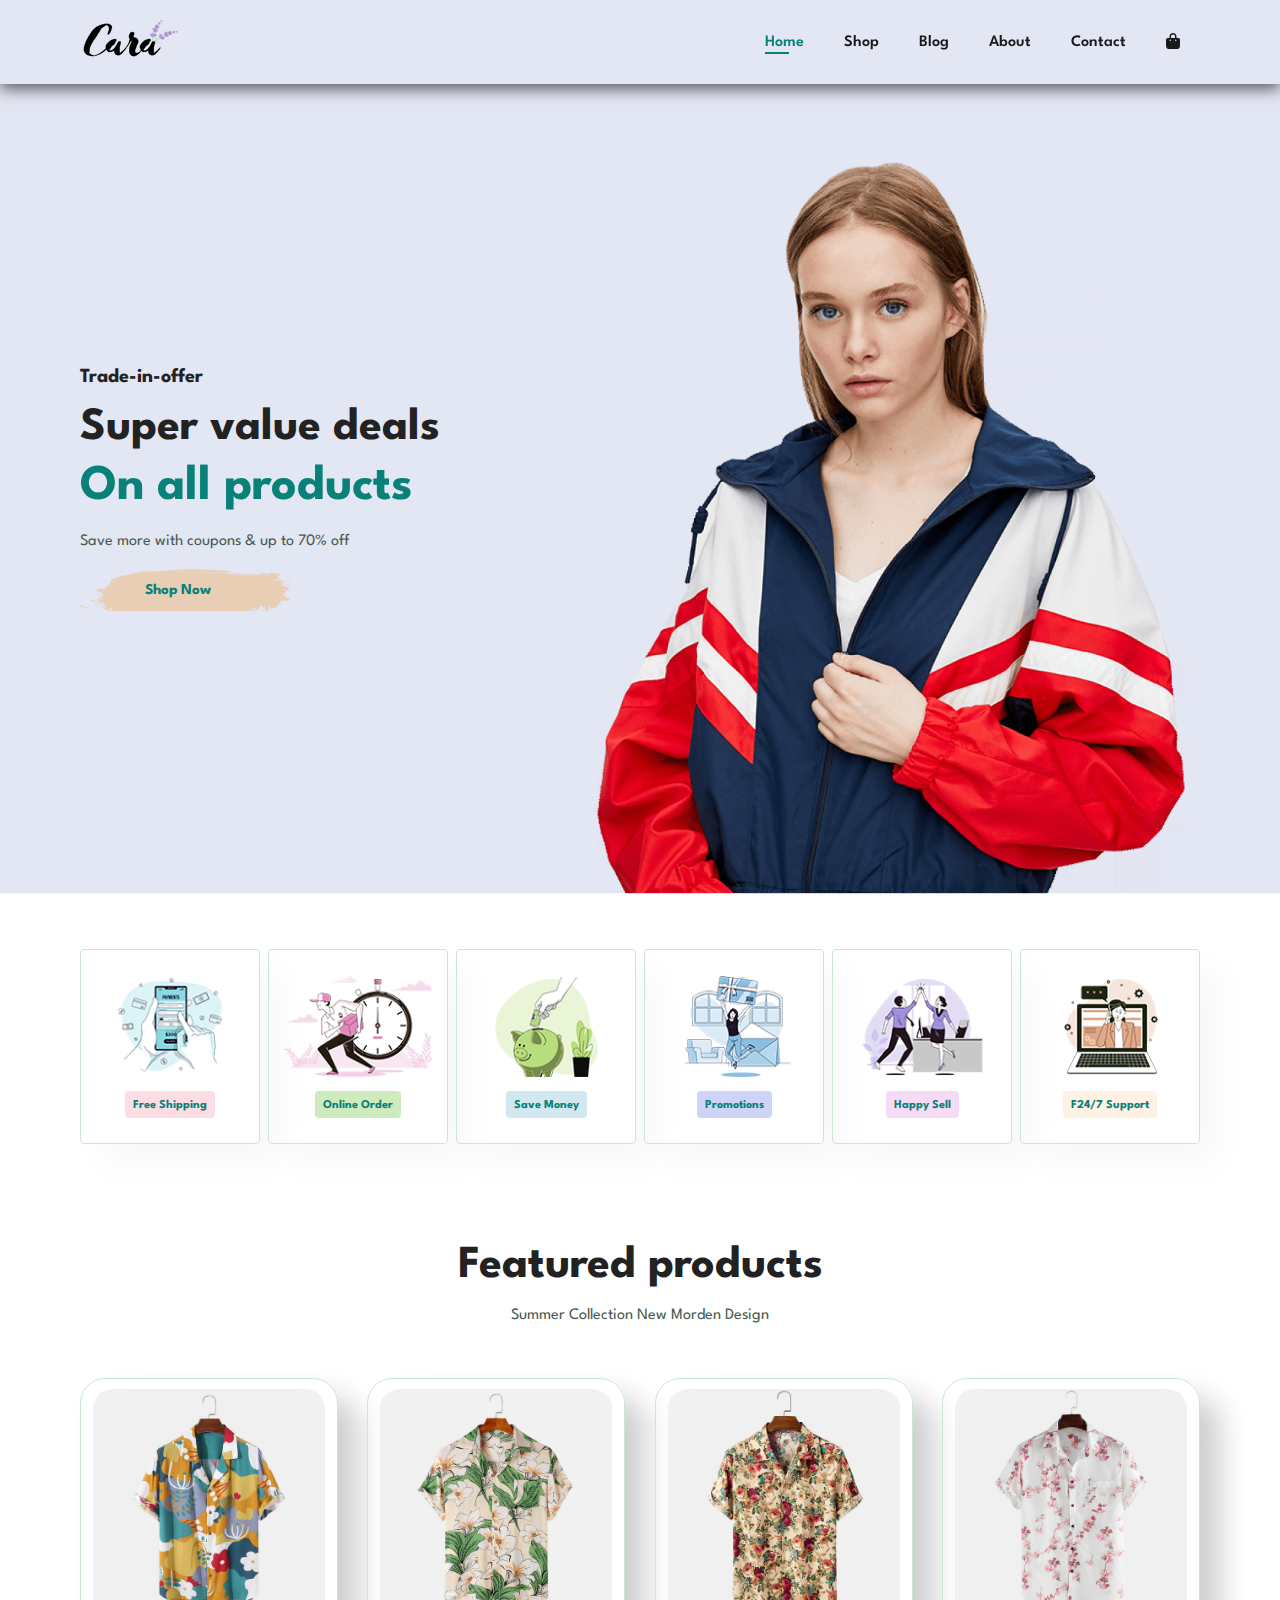
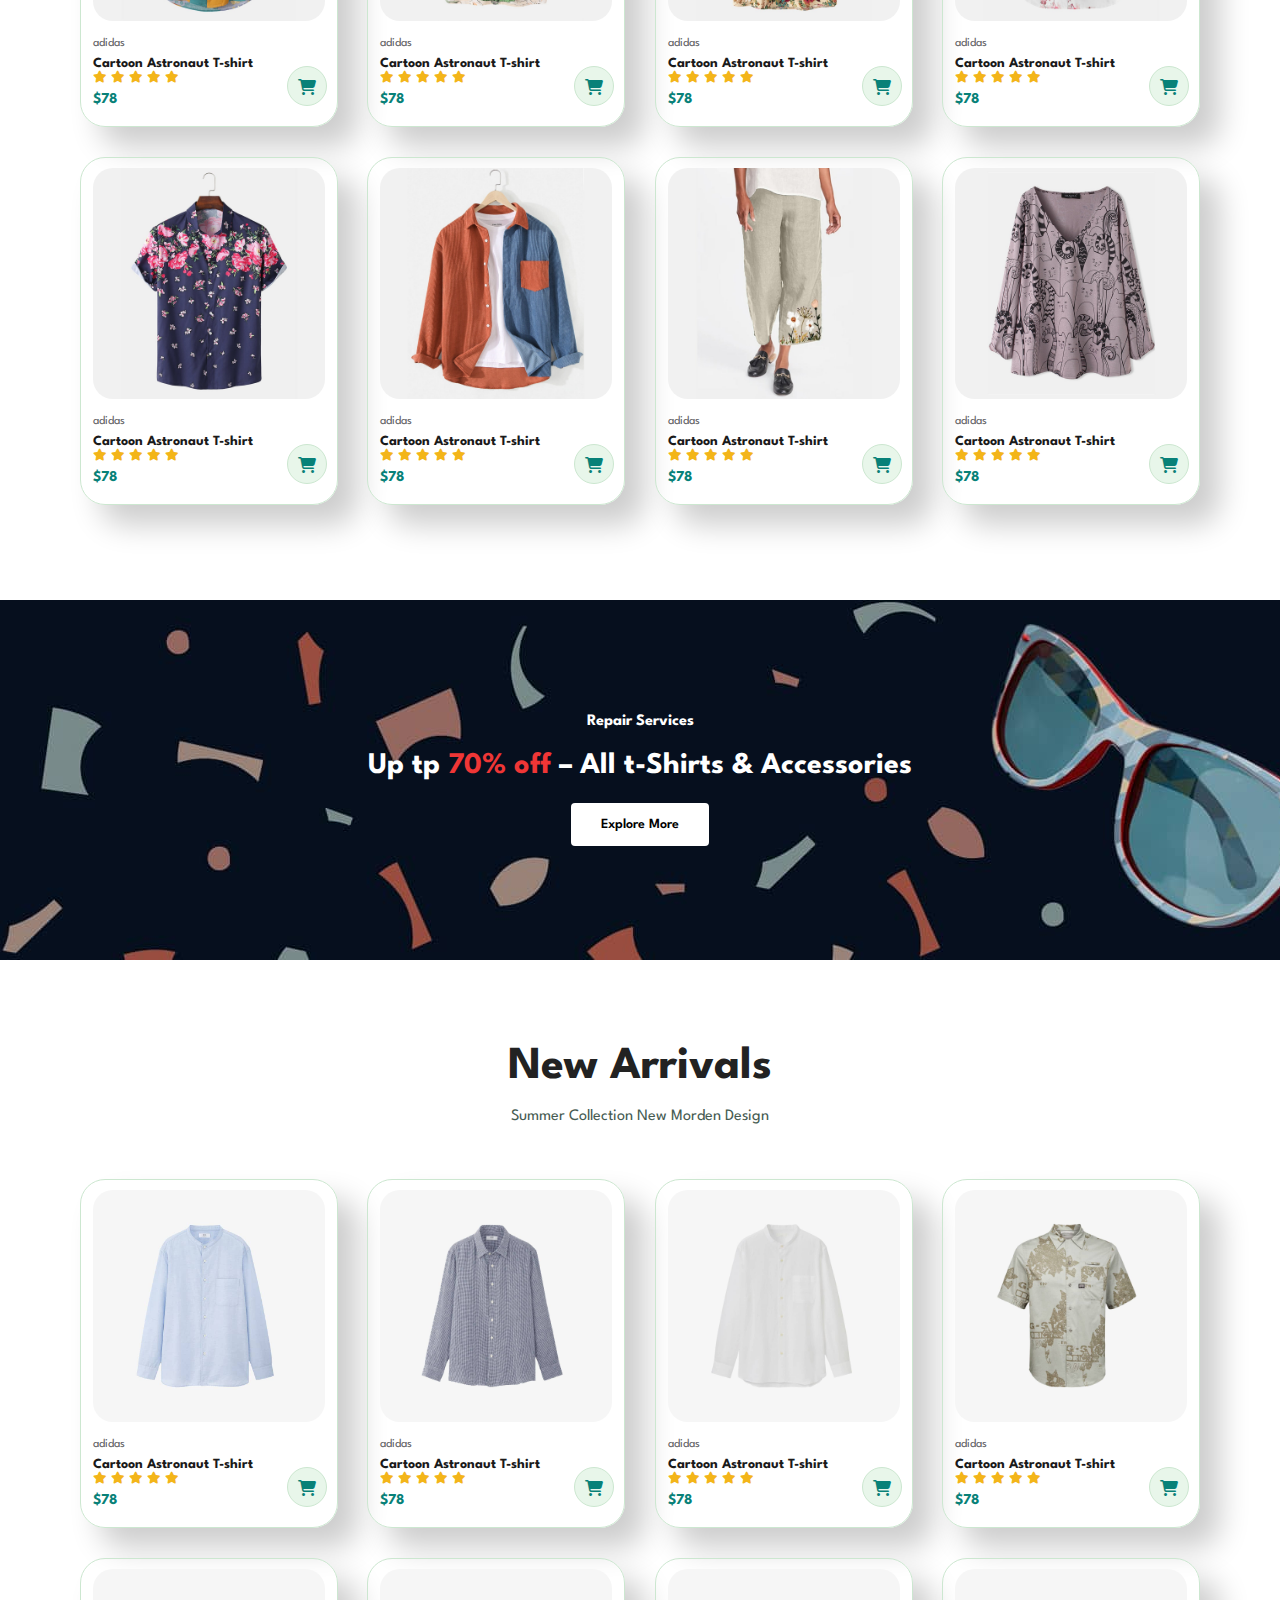
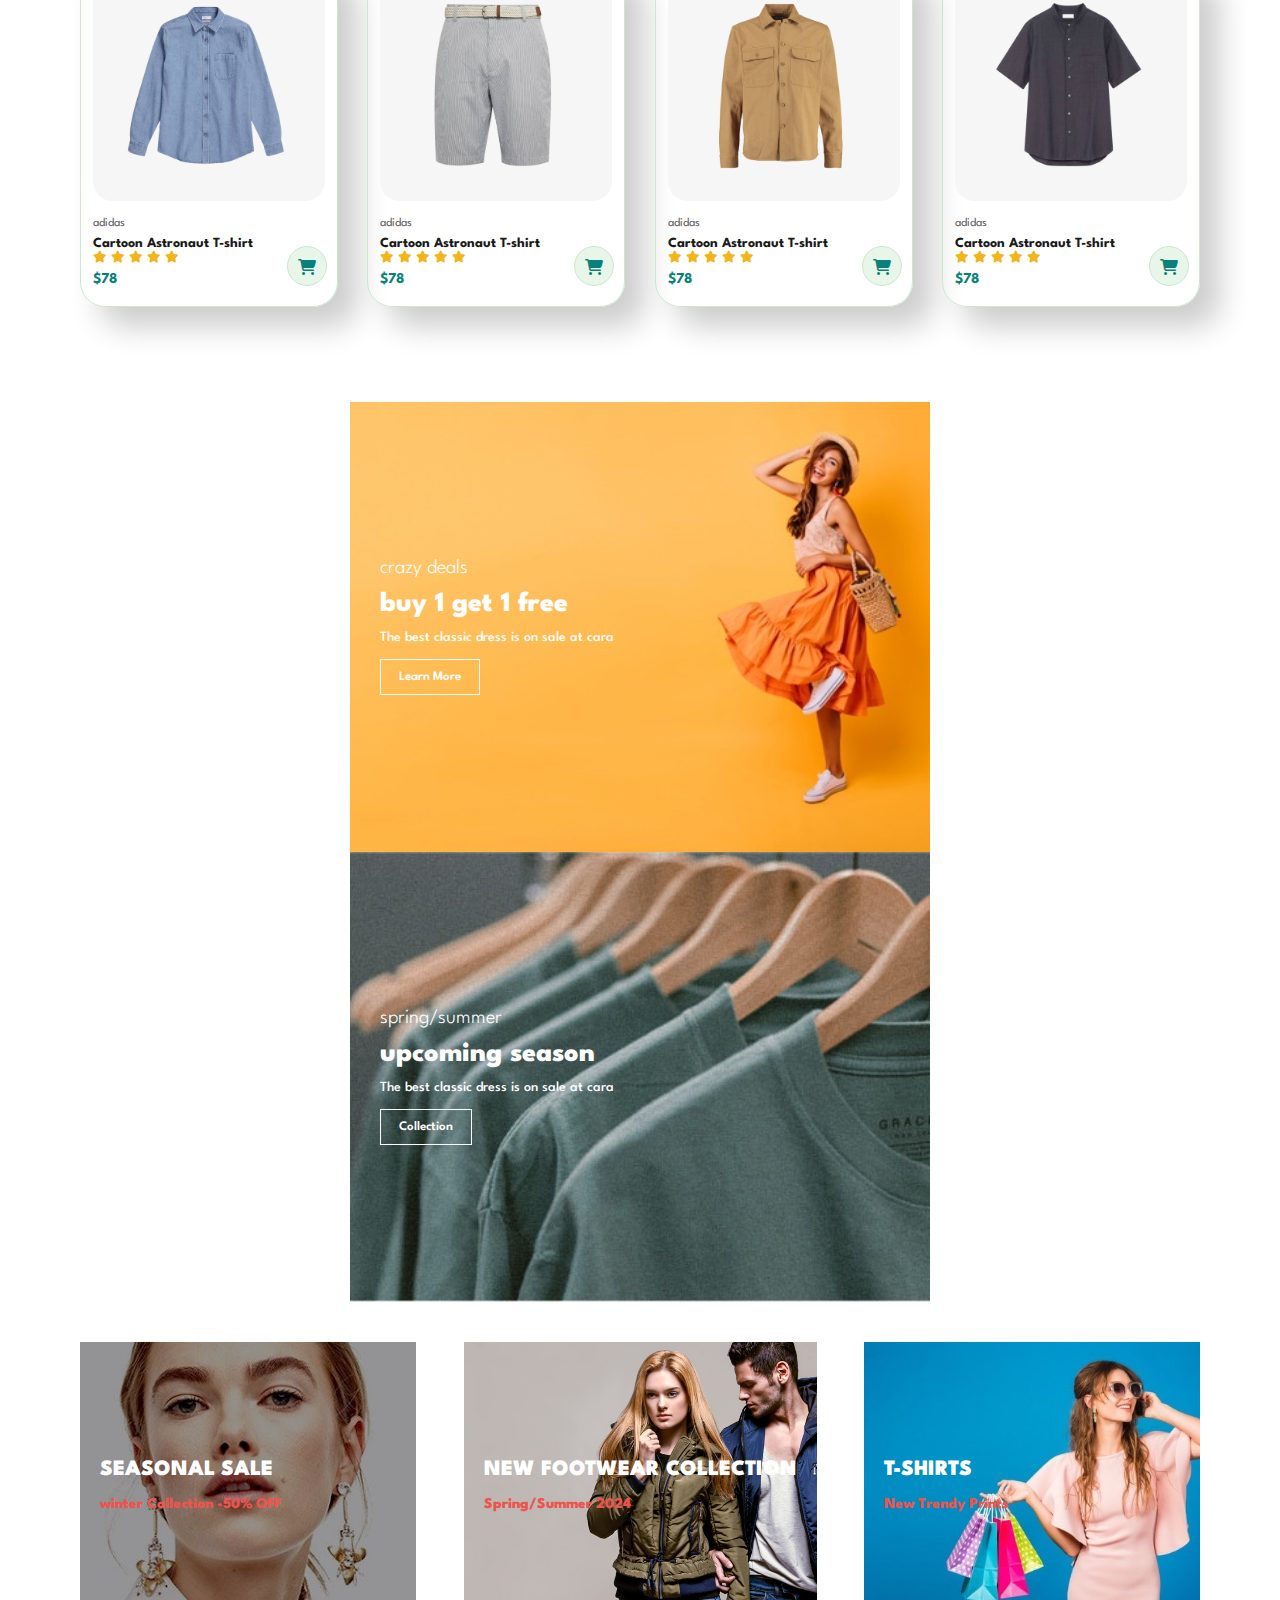
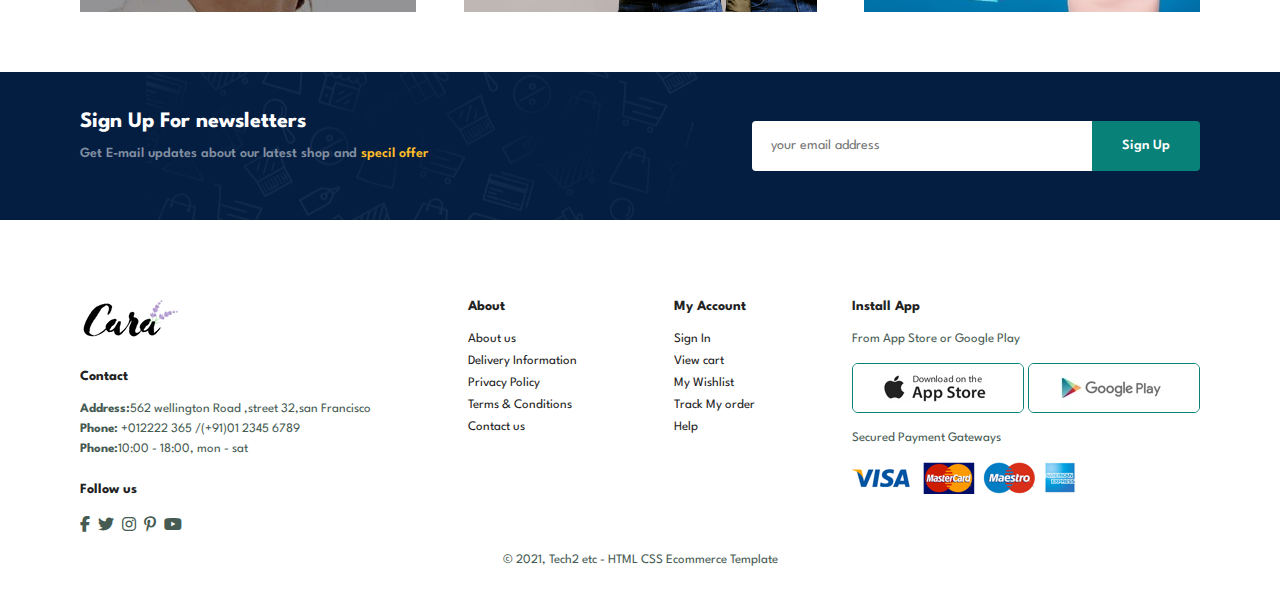
<file: index.html>
<!DOCTYPE html>
<html lang="en">
<head>
    <meta charset="UTF-8">
    <meta name="viewport" content="width=device-width, initial-scale=1.0">
    <title>Document</title>
    <link rel="stylesheet" href="https://cdnjs.cloudflare.com/ajax/libs/font-awesome/6.7.2/css/all.min.css" />
    <link rel="stylesheet" href="style.css">
</head>
<body>
    <section id="header">
        <a href="#"><img src="image/logo (1).png"  class="logo"></a>


        <div>
            <ul id="navbar">
                <li><a class="active" href="index.html">Home</a></li>
                <li><a href="shop.html">Shop</a></li>
                <li><a href="blog.html">Blog</a></li>
                <li><a href="about.html">About</a></li>
                <li><a href="contact.html">Contact</a></li>
                <li><a href="cart.html"><i class="fa-solid fa-bag-shopping"></i></a></li>
            </ul>
        </div>
    </section>

    <section id="hero">
       <h4>Trade-in-offer</h4>
       <h2>Super value deals</h2>
       <h1>On all products</h1>
       <p>Save more with coupons & up to 70% off</p>
       <button>Shop Now</button>
    </section>

    <section id="feature" class="section-p1">
        <div class="fe-box">
             <img src="image/feature/f1.png" alt="">
             <h6>Free Shipping</h6>
        </div>
        <div class="fe-box">
            <img src="image/feature/f2.png" alt="">
            <h6>Online Order</h6>
       </div>
       <div class="fe-box">
        <img src="image/feature/f3.png" alt="">
        <h6>Save Money</h6>
         </div>
        <div class="fe-box">
        <img src="image/feature/f4.png" alt="">
          <h6>Promotions</h6>
         </div>
        <div class="fe-box">
       <img src="image/feature/f5.png" alt="">
        <h6>Happy Sell</h6>
        </div>
        <div class="fe-box">
            <img src="image/feature/f6.png" alt="">
            <h6>F24/7 Support</h6>
       </div>
    </section>

    <section id="product1" class="section-p1">
        <h2>Featured products</h2>
        <p>Summer Collection New Morden Design</p>
        <div class="pro-container">
            <div class="pro">
                <img src="image/products/f1.jpg" alt="">
                <div class="des">
                    <span>adidas</span>
                    <h5>Cartoon Astronaut T-shirt</h5>
                    <div class="star">
                        <i class="fas fa-star"></i>
                        <i class="fas fa-star"></i>
                        <i class="fas fa-star"></i>
                        <i class="fas fa-star"></i>
                        <i class="fas fa-star"></i>
                        
                    </div>
                    <h4>$78</h4>
                </div>
                <a href="#"><i class="fa-solid fa-cart-shopping cart"></i></a>
            </div>
            <div class="pro">
                <img src="image/products/f2.jpg" alt="">
                <div class="des">
                    <span>adidas</span>
                    <h5>Cartoon Astronaut T-shirt</h5>
                    <div class="star">
                        <i class="fas fa-star"></i>
                        <i class="fas fa-star"></i>
                        <i class="fas fa-star"></i>
                        <i class="fas fa-star"></i>
                        <i class="fas fa-star"></i>
                        
                    </div>
                    <h4>$78</h4>
                </div>
                <a href="#"><i class="fa-solid fa-cart-shopping cart"></i></a>
            </div>
            <div class="pro">
                <img src="image/products/f3.jpg" alt="">
                <div class="des">
                    <span>adidas</span>
                    <h5>Cartoon Astronaut T-shirt</h5>
                    <div class="star">
                        <i class="fas fa-star"></i>
                        <i class="fas fa-star"></i>
                        <i class="fas fa-star"></i>
                        <i class="fas fa-star"></i>
                        <i class="fas fa-star"></i>
                        
                    </div>
                    <h4>$78</h4>
                </div>
                <a href="#"><i class="fa-solid fa-cart-shopping cart"></i></a>
            </div>
            <div class="pro">
                <img src="image/products/f4.jpg" alt="">
                <div class="des">
                    <span>adidas</span>
                    <h5>Cartoon Astronaut T-shirt</h5>
                    <div class="star">
                        <i class="fas fa-star"></i>
                        <i class="fas fa-star"></i>
                        <i class="fas fa-star"></i>
                        <i class="fas fa-star"></i>
                        <i class="fas fa-star"></i>
                        
                    </div>
                    <h4>$78</h4>
                </div>
                <a href="#"><i class="fa-solid fa-cart-shopping cart"></i></a>
            </div>
            <div class="pro">
                <img src="image/products/f5.jpg" alt="">
                <div class="des">
                    <span>adidas</span>
                    <h5>Cartoon Astronaut T-shirt</h5>
                    <div class="star">
                        <i class="fas fa-star"></i>
                        <i class="fas fa-star"></i>
                        <i class="fas fa-star"></i>
                        <i class="fas fa-star"></i>
                        <i class="fas fa-star"></i>
                        
                    </div>
                    <h4>$78</h4>
                </div>
                <a href="#"><i class="fa-solid fa-cart-shopping cart"></i></a>
            </div>
            <div class="pro">
                <img src="image/products/f6.jpg" alt="">
                <div class="des">
                    <span>adidas</span>
                    <h5>Cartoon Astronaut T-shirt</h5>
                    <div class="star">
                        <i class="fas fa-star"></i>
                        <i class="fas fa-star"></i>
                        <i class="fas fa-star"></i>
                        <i class="fas fa-star"></i>
                        <i class="fas fa-star"></i>
                        
                    </div>
                    <h4>$78</h4>
                </div>
                <a href="#"><i class="fa-solid fa-cart-shopping cart"></i></a>
            </div>
            <div class="pro">
                <img src="image/products/f7.jpg" alt="">
                <div class="des">
                    <span>adidas</span>
                    <h5>Cartoon Astronaut T-shirt</h5>
                    <div class="star">
                        <i class="fas fa-star"></i>
                        <i class="fas fa-star"></i>
                        <i class="fas fa-star"></i>
                        <i class="fas fa-star"></i>
                        <i class="fas fa-star"></i>
                        
                    </div>
                    <h4>$78</h4>
                </div>
                <a href="#"><i class="fa-solid fa-cart-shopping cart"></i></a>
            </div>
            <div class="pro">
                <img src="image/products/f8.jpg" alt="">
                <div class="des">
                    <span>adidas</span>
                    <h5>Cartoon Astronaut T-shirt</h5>
                    <div class="star">
                        <i class="fas fa-star"></i>
                        <i class="fas fa-star"></i>
                        <i class="fas fa-star"></i>
                        <i class="fas fa-star"></i>
                        <i class="fas fa-star"></i>
                        
                    </div>
                    <h4>$78</h4>
                </div>
                <a href="#"><i class="fa-solid fa-cart-shopping cart"></i></a>
            </div>
       </div>
    </section>

    <section id="banner" class="section-m1">
        <h4>Repair Services</h4>
        <h2>Up tp <span>70% off</span>  – All t-Shirts & Accessories</h2>
        <button class="normal">Explore More</button>
    </section>

    <section id="product1" class="section-p1">
        <h2>New Arrivals</h2>
        <p>Summer Collection New Morden Design</p>
        <div class="pro-container">
            <div class="pro">
                <img src="image/products/n1.jpg" alt="">
                <div class="des">
                    <span>adidas</span>
                    <h5>Cartoon Astronaut T-shirt</h5>
                    <div class="star">
                        <i class="fas fa-star"></i>
                        <i class="fas fa-star"></i>
                        <i class="fas fa-star"></i>
                        <i class="fas fa-star"></i>
                        <i class="fas fa-star"></i>
                        
                    </div>
                    <h4>$78</h4>
                </div>
                <a href="#"><i class="fa-solid fa-cart-shopping cart"></i></a>
            </div>
            <div class="pro">
                <img src="image/products/n2.jpg" alt="">
                <div class="des">
                    <span>adidas</span>
                    <h5>Cartoon Astronaut T-shirt</h5>
                    <div class="star">
                        <i class="fas fa-star"></i>
                        <i class="fas fa-star"></i>
                        <i class="fas fa-star"></i>
                        <i class="fas fa-star"></i>
                        <i class="fas fa-star"></i>
                        
                    </div>
                    <h4>$78</h4>
                </div>
                <a href="#"><i class="fa-solid fa-cart-shopping cart"></i></a>
            </div>
            <div class="pro">
                <img src="image/products/n3.jpg" alt="">
                <div class="des">
                    <span>adidas</span>
                    <h5>Cartoon Astronaut T-shirt</h5>
                    <div class="star">
                        <i class="fas fa-star"></i>
                        <i class="fas fa-star"></i>
                        <i class="fas fa-star"></i>
                        <i class="fas fa-star"></i>
                        <i class="fas fa-star"></i>
                        
                    </div>
                    <h4>$78</h4>
                </div>
                <a href="#"><i class="fa-solid fa-cart-shopping cart"></i></a>
            </div>
            <div class="pro">
                <img src="image/products/n4.jpg" alt="">
                <div class="des">
                    <span>adidas</span>
                    <h5>Cartoon Astronaut T-shirt</h5>
                    <div class="star">
                        <i class="fas fa-star"></i>
                        <i class="fas fa-star"></i>
                        <i class="fas fa-star"></i>
                        <i class="fas fa-star"></i>
                        <i class="fas fa-star"></i>
                        
                    </div>
                    <h4>$78</h4>
                </div>
                <a href="#"><i class="fa-solid fa-cart-shopping cart"></i></a>
            </div>
            <div class="pro">
                <img src="image/products/n5.jpg" alt="">
                <div class="des">
                    <span>adidas</span>
                    <h5>Cartoon Astronaut T-shirt</h5>
                    <div class="star">
                        <i class="fas fa-star"></i>
                        <i class="fas fa-star"></i>
                        <i class="fas fa-star"></i>
                        <i class="fas fa-star"></i>
                        <i class="fas fa-star"></i>
                        
                    </div>
                    <h4>$78</h4>
                </div>
                <a href="#"><i class="fa-solid fa-cart-shopping cart"></i></a>
            </div>
            <div class="pro">
                <img src="image/products/n6.jpg" alt="">
                <div class="des">
                    <span>adidas</span>
                    <h5>Cartoon Astronaut T-shirt</h5>
                    <div class="star">
                        <i class="fas fa-star"></i>
                        <i class="fas fa-star"></i>
                        <i class="fas fa-star"></i>
                        <i class="fas fa-star"></i>
                        <i class="fas fa-star"></i>
                        
                    </div>
                    <h4>$78</h4>
                </div>
                <a href="#"><i class="fa-solid fa-cart-shopping cart"></i></a>
            </div>
            <div class="pro">
                <img src="image/products/n7.jpg" alt="">
                <div class="des">
                    <span>adidas</span>
                    <h5>Cartoon Astronaut T-shirt</h5>
                    <div class="star">
                        <i class="fas fa-star"></i>
                        <i class="fas fa-star"></i>
                        <i class="fas fa-star"></i>
                        <i class="fas fa-star"></i>
                        <i class="fas fa-star"></i>
                        
                    </div>
                    <h4>$78</h4>
                </div>
                <a href="#"><i class="fa-solid fa-cart-shopping cart"></i></a>
            </div>
            <div class="pro">
                <img src="image/products/n8.jpg" alt="">
                <div class="des">
                    <span>adidas</span>
                    <h5>Cartoon Astronaut T-shirt</h5>
                    <div class="star">
                        <i class="fas fa-star"></i>
                        <i class="fas fa-star"></i>
                        <i class="fas fa-star"></i>
                        <i class="fas fa-star"></i>
                        <i class="fas fa-star"></i>
                        
                    </div>
                    <h4>$78</h4>
                </div>
                <a href="#"><i class="fa-solid fa-cart-shopping cart"></i></a>
            </div>
       </div>
    </section>

    <section id="sm-banner" class="section-p1">
         <div class="banner-box">
            <h4>crazy deals</h4>
            <h2>buy 1 get 1 free</h2>
            <span>The best classic dress is on sale at cara</span>
            <button class="white">Learn More </button>
         </div>
         <div class="banner-box banner-box2">
            <h4>spring/summer</h4>
            <h2>upcoming season</h2>
            <span>The best classic dress is on sale at cara</span>
            <button class="white">Collection</button>
         </div>
    </section>

    <section id="banner3">
        <div class="banner-box ">
            <h2>SEASONAL SALE</h2>
            <h3>winter Collection -50% OFF</h3>
           
         </div>
         <div class="banner-box banner-box2 ">
            <h2>NEW FOOTWEAR COLLECTION</h2>
            <h3>Spring/Summer 2024</h3>
           
         </div>
         <div class="banner-box banner-box3">
            <h2>T-SHIRTS</h2>
            <h3>New Trendy Prints</h3>
           
         </div>
    </section>

    <section id="newsletter" class="section-p1 section-m1">
        <div class="newstext">
            <h4>Sign Up For newsletters</h4>
            <p>Get E-mail updates about our latest shop and <span>specil offer</span></p>
        </div>
        <div class="form">
            <input type="text" placeholder="your email address">
            <button class="normal">Sign Up</button>
        </div>
    </section>

    <footer class="section-p1">
           <div class="col">
             <img class="logo"  src="image/logo (1).png" alt="">
             <h4>Contact</h4>
             <p><strong>Address:</strong>562 wellington Road ,street 32,san Francisco </p>
             <p><strong>Phone:</strong> +012222 365 /(+91)01 2345 6789</p>
             <p><strong>Phone:</strong>10:00  - 18:00, mon - sat</p>
             <div class="follow">
                <h4>Follow us</h4>
                <div class="icon">
                    <i class="fab fa-facebook-f"></i>
                    <i class="fab fa-twitter"></i>
                    <i class="fab fa-instagram"></i>
                    <i class="fab fa-pinterest-p"></i>
                    <i class="fab fa-youtube"></i>

                </div>
             </div>
           </div>

           <div class="col">
            <h4>About</h4>
            <a href="#">About us</a>
            <a href="#">Delivery Information</a>
            <a href="#">Privacy Policy</a>
            <a href="#">Terms & Conditions</a>
            <a href="#">Contact us</a>
           </div>

           <div class="col">
            <h4>My Account</h4>
            <a href="#">Sign In</a>
            <a href="#">View cart</a>
            <a href="#">My Wishlist</a>
            <a href="#">Track My order</a>
            <a href="#">Help</a>
           </div>

           <div class="col install">
            <h4>Install App</h4>
            <p>From App Store or Google Play</p>
            <div class="row">
                <img src="image/pay/app.jpg" alt="">
                <img src="image/pay/play.jpg" alt="">
            </div>
            <p>Secured Payment Gateways</p>
            <img src="image/pay/pay.png" alt="">
           </div>

           <div class="copyright">
            <p>©  2021,  Tech2 etc   - HTML CSS Ecommerce Template</p>
           </div>
    </footer>

    <script src="script.js"></script>
</body>
</html>
</file>
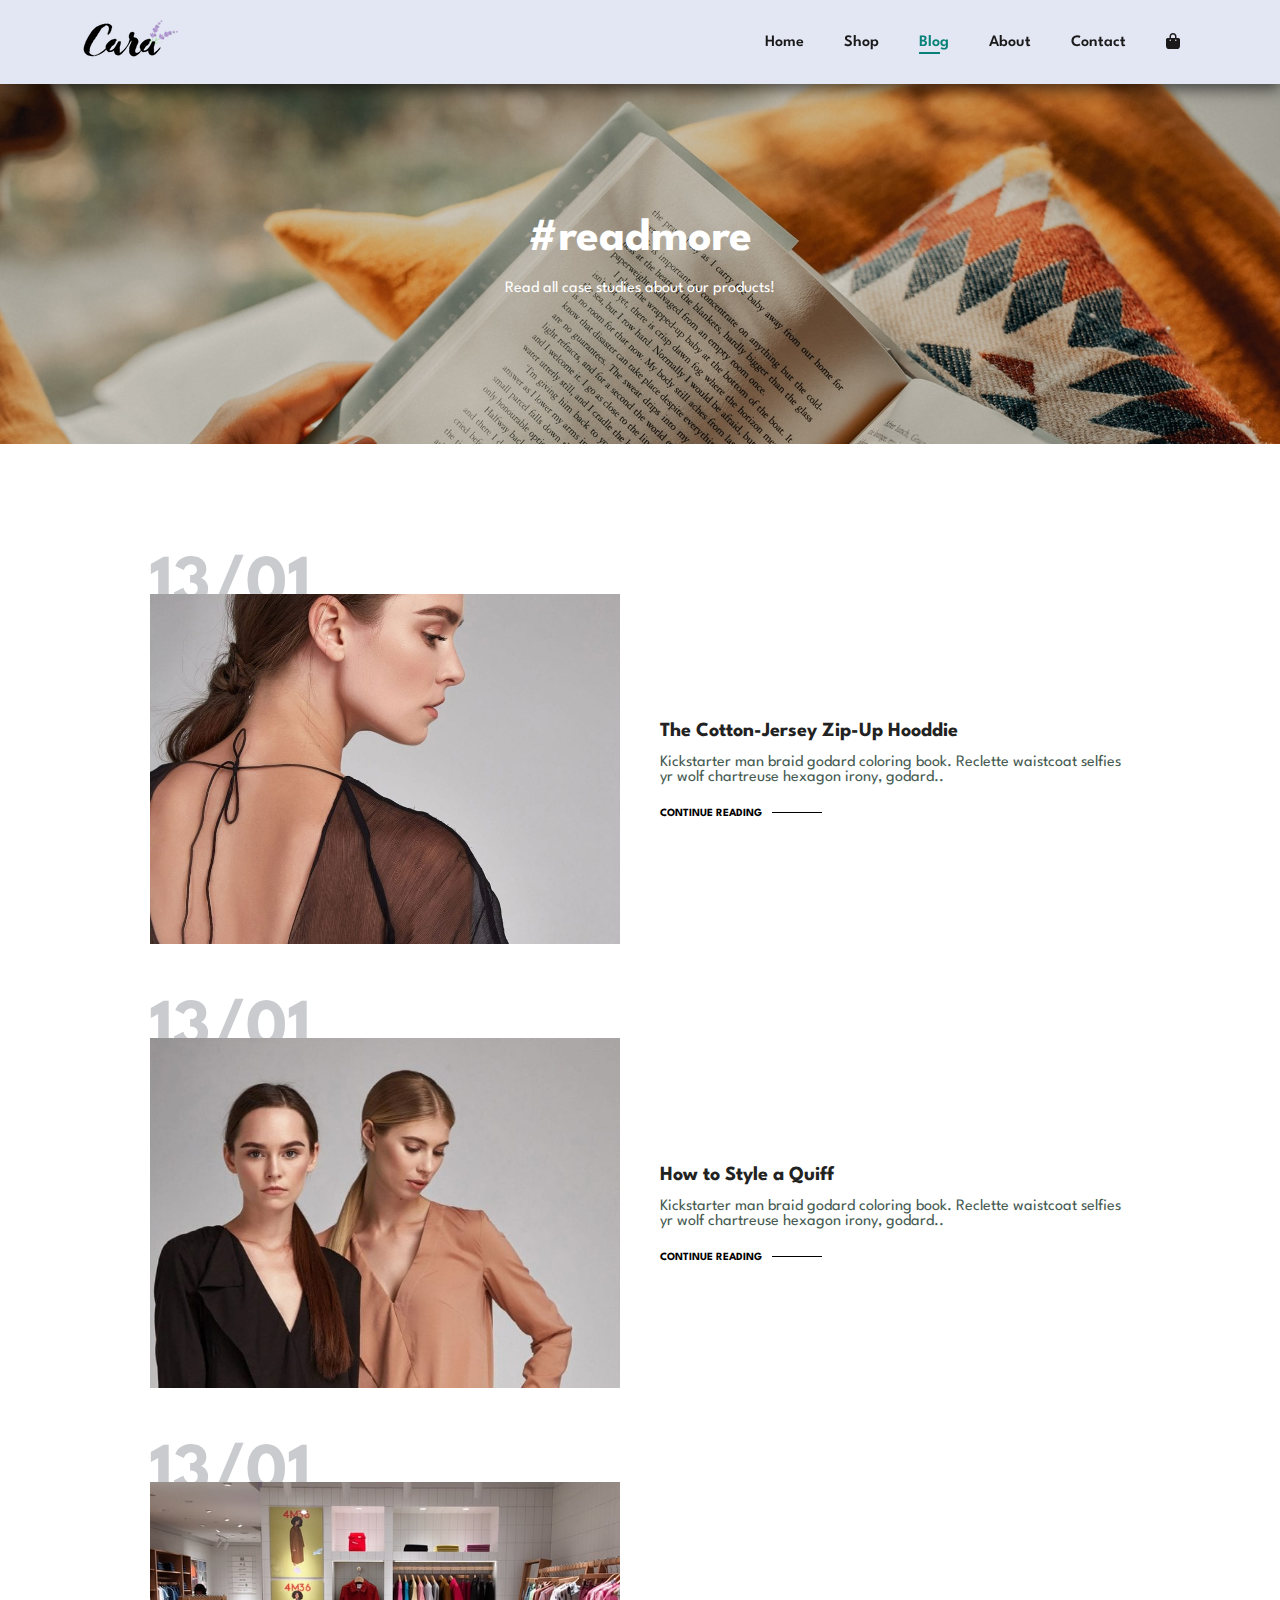
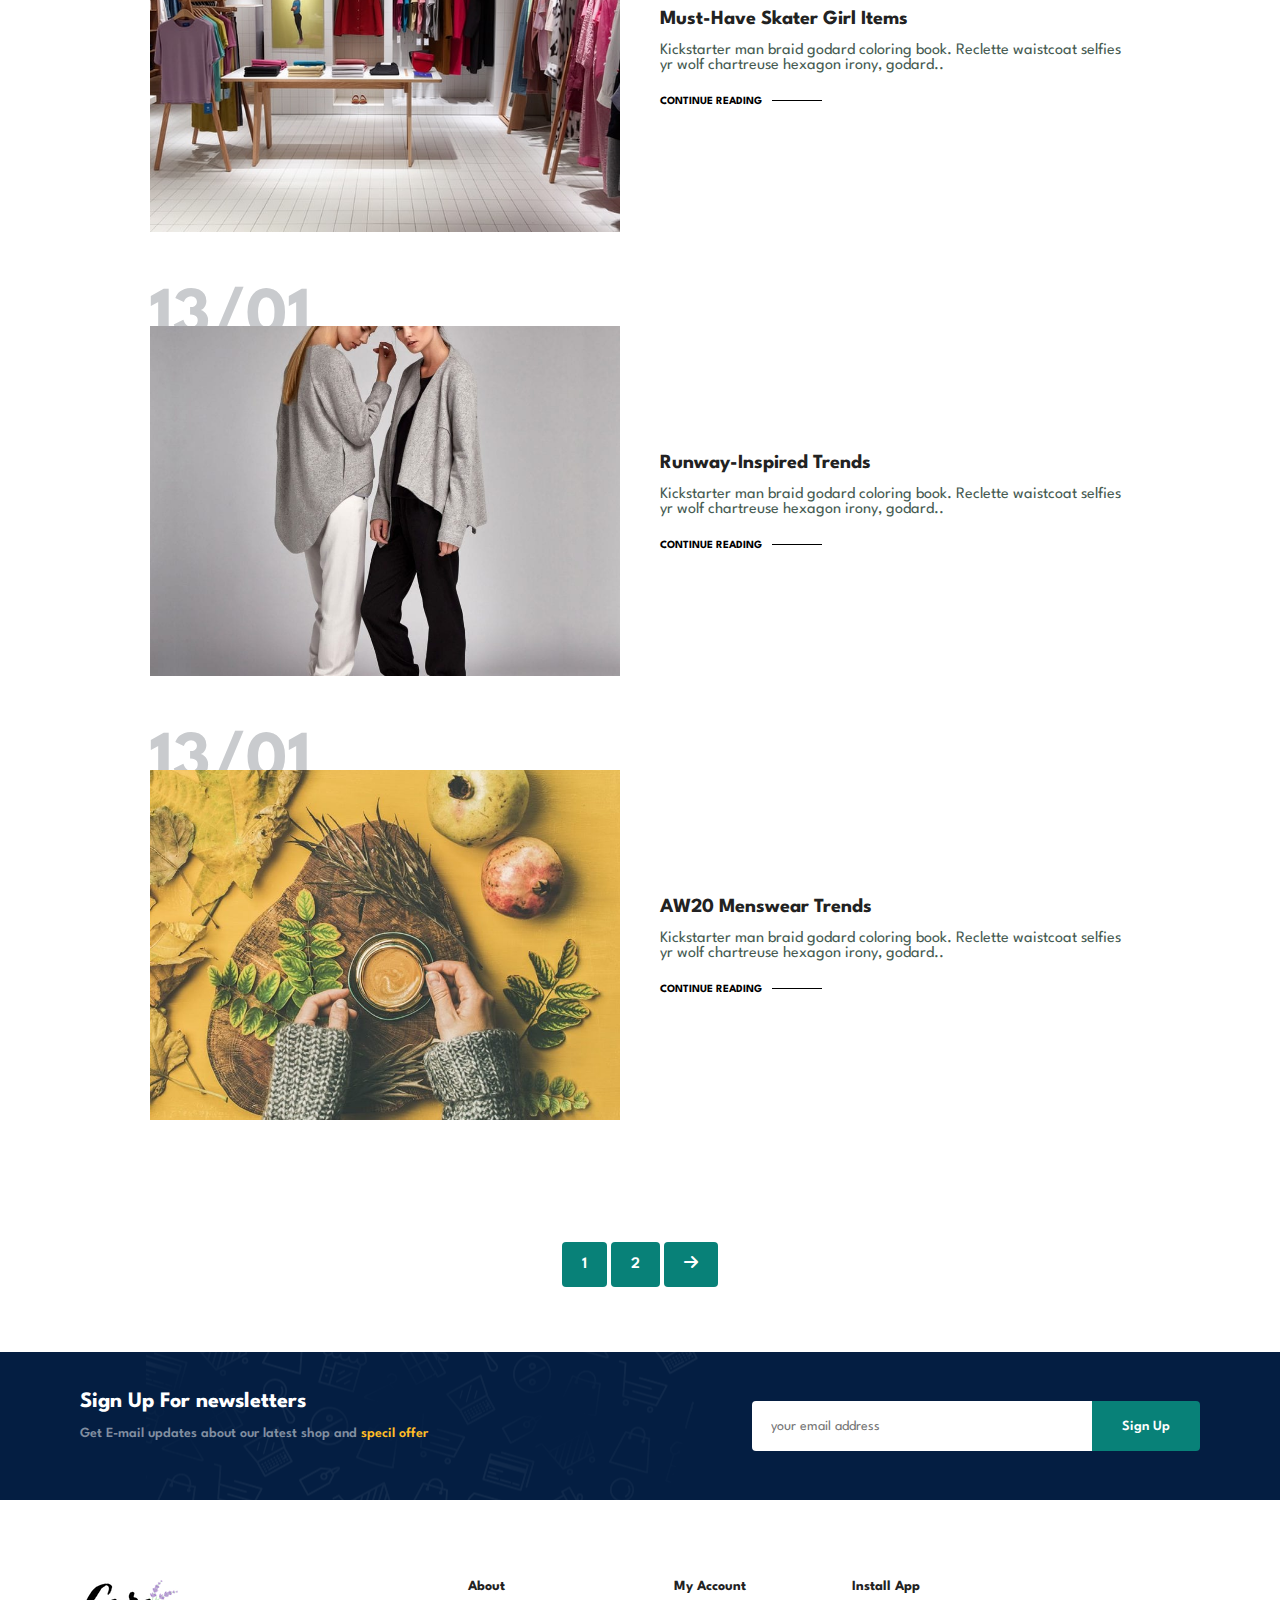
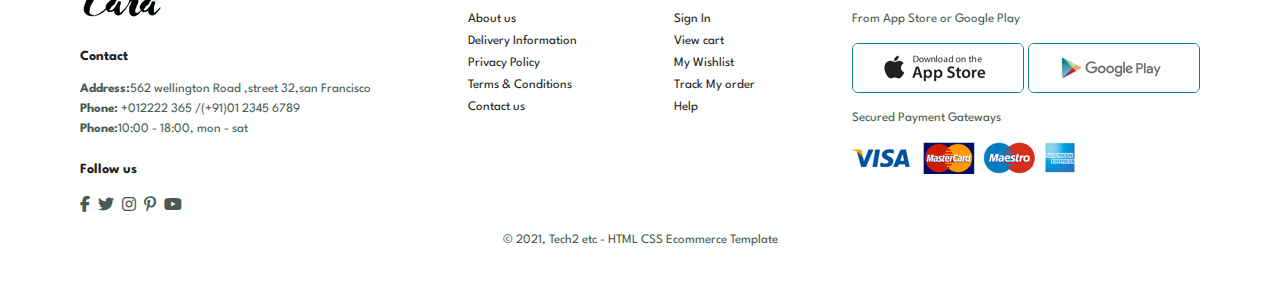
<file: blog.html>
<!DOCTYPE html>
<html lang="en">
<head>
    <meta charset="UTF-8">
    <meta name="viewport" content="width=device-width, initial-scale=1.0">
    <title>Document</title>
    <link rel="stylesheet" href="https://cdnjs.cloudflare.com/ajax/libs/font-awesome/6.7.2/css/all.min.css" />
    <link rel="stylesheet" href="style.css">
</head>
<body>
    <section id="header">
        <a href="#"><img src="image/logo (1).png"  class="logo"></a>


        <div>
            <ul id="navbar">
                <li><a  href="index.html">Home</a></li>
                <li><a   href="shop.html">Shop</a></li>
                <li><a class="active" href="blog.html">Blog</a></li>
                <li><a href="about.html">About</a></li>
                <li><a href="contact.html">Contact</a></li>
                <li id="lg-bag"><a href="cart.html"><i class="fa-solid fa-bag-shopping"></i></a></li>
                <a href="#" id="close"><i class="fa-solid fa-xmark"></i></a>
            </ul>
        </div>
        <div id="mobile">
            <a href="cart.html"><i class="fa-solid fa-bag-shopping"></i></a>
             <i id="bar" class="fas fa-outdent"></i>
            
        </div>
    </section>

    <section id="page-header" class="blog-header">
       
       <h2>#readmore</h2>
    
       <p>Read all case studies about our products!</p>
       
    </section>

    <section id="blog">
       
        <div class="blog-box">
            <div class="blog-img">
                <img src="image/blog/b1 (1).jpg" alt="">
            </div>
            <div class="blog-details">
                <h4>The Cotton-Jersey Zip-Up Hooddie</h4>
                <p>Kickstarter man braid godard coloring book. Reclette waistcoat selfies yr wolf chartreuse hexagon irony, godard..</p>
                <a href="#">CONTINUE READING</a>
            </div>
            <h1>13/01</h1>
        </div>
        <div class="blog-box">
            <div class="blog-img">
                <img src="image/blog/b2 (1).jpg " alt="">
            </div>
            <div class="blog-details">
                <h4>How to Style a Quiff</h4>
                <p>Kickstarter man braid godard coloring book. Reclette waistcoat selfies yr wolf chartreuse hexagon irony, godard..</p>
                <a href="#">CONTINUE READING</a>
            </div>
            <h1>13/01</h1>
        </div>
        <div class="blog-box">
            <div class="blog-img">
                <img src="image/blog/b3.jpg " alt="">
            </div>
            <div class="blog-details">
                <h4>Must-Have Skater Girl Items</h4>
                <p>Kickstarter man braid godard coloring book. Reclette waistcoat selfies yr wolf chartreuse hexagon irony, godard..</p>
                <a href="#">CONTINUE READING</a>
            </div>
            <h1>13/01</h1>
        </div>
        <div class="blog-box">
            <div class="blog-img">
                <img src="image/blog/b4 (1).jpg" alt="">
            </div>
            <div class="blog-details">
                <h4>Runway-Inspired Trends</h4>
                <p>Kickstarter man braid godard coloring book. Reclette waistcoat selfies yr wolf chartreuse hexagon irony, godard..</p>
                <a href="#">CONTINUE READING</a>
            </div>
            <h1>13/01</h1>
        </div>
        <div class="blog-box">
            <div class="blog-img">
                <img src="image/blog/b6.jpg" alt="">
            </div>
            <div class="blog-details">
                <h4>AW20 Menswear Trends</h4>
                <p>Kickstarter man braid godard coloring book. Reclette waistcoat selfies yr wolf chartreuse hexagon irony, godard..</p>
                <a href="#">CONTINUE READING</a>
            </div>
            <h1>13/01</h1>
        </div>
    </section>

    <section id="pagination" class="section-p1">
       <a href="#">1</a>
       <a href="#">2</a>
       <a href="#"><i class="fa-solid fa-arrow-right"></i></a>
    </section>

    <section id="newsletter" class="section-p1 section-m1">
        <div class="newstext">
            <h4>Sign Up For newsletters</h4>
            <p>Get E-mail updates about our latest shop and <span>specil offer</span></p>
        </div>
        <div class="form">
            <input type="text" placeholder="your email address">
            <button class="normal">Sign Up</button>
        </div>
    </section>

    <footer class="section-p1">
           <div class="col">
             <img class="logo"  src="image/logo (1).png" alt="">
             <h4>Contact</h4>
             <p><strong>Address:</strong>562 wellington Road ,street 32,san Francisco </p>
             <p><strong>Phone:</strong> +012222 365 /(+91)01 2345 6789</p>
             <p><strong>Phone:</strong>10:00  - 18:00, mon - sat</p>
             <div class="follow">
                <h4>Follow us</h4>
                <div class="icon">
                    <i class="fab fa-facebook-f"></i>
                    <i class="fab fa-twitter"></i>
                    <i class="fab fa-instagram"></i>
                    <i class="fab fa-pinterest-p"></i>
                    <i class="fab fa-youtube"></i>

                </div>
             </div>
           </div>

           <div class="col">
            <h4>About</h4>
            <a href="#">About us</a>
            <a href="#">Delivery Information</a>
            <a href="#">Privacy Policy</a>
            <a href="#">Terms & Conditions</a>
            <a href="#">Contact us</a>
           </div>

           <div class="col">
            <h4>My Account</h4>
            <a href="#">Sign In</a>
            <a href="#">View cart</a>
            <a href="#">My Wishlist</a>
            <a href="#">Track My order</a>
            <a href="#">Help</a>
           </div>

           <div class="col install">
            <h4>Install App</h4>
            <p>From App Store or Google Play</p>
            <div class="row">
                <img src="image/pay/app.jpg" alt="">
                <img src="image/pay/play.jpg" alt="">
            </div>
            <p>Secured Payment Gateways</p>
            <img src="image/pay/pay.png" alt="">
           </div>

           <div class="copyright">
            <p>©  2021,  Tech2 etc   - HTML CSS Ecommerce Template</p>
           </div>
    </footer>

    <script src="script.js"></script>
</body>
</html>
</file>
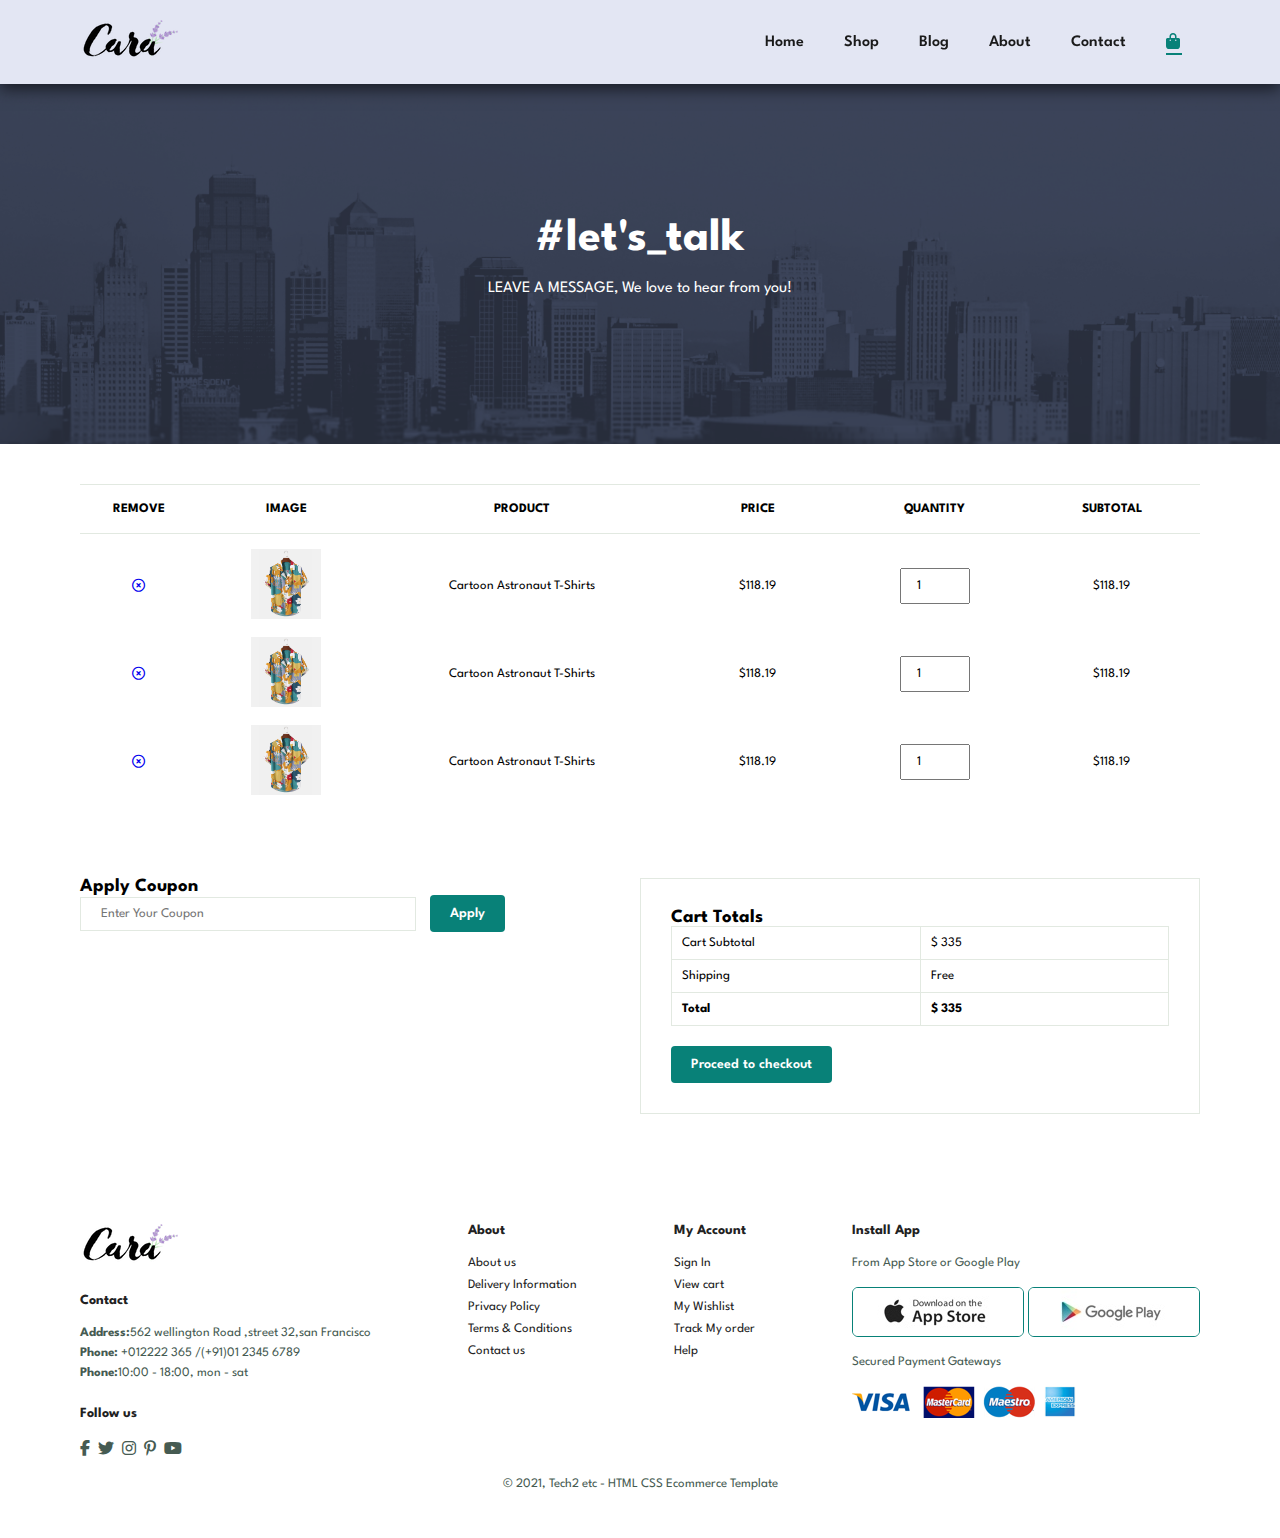
<file: cart.html>
<!DOCTYPE html>
<html lang="en">
<head>
    <meta charset="UTF-8">
    <meta name="viewport" content="width=device-width, initial-scale=1.0">
    <title>Document</title>
    <link rel="stylesheet" href="https://cdnjs.cloudflare.com/ajax/libs/font-awesome/6.7.2/css/all.min.css" />
    <link rel="stylesheet" href="style.css">
</head>
<body>
    <section id="header">
        <a href="#"><img src="image/logo (1).png"  class="logo"></a>


        <div>
            <ul id="navbar">
                <li><a  href="index.html">Home</a></li>
                <li><a   href="shop.html">Shop</a></li>
                <li><a  href="blog.html">Blog</a></li>
                <li><a  href="about.html">About</a></li>
                <li><a   href="contact.html">Contact</a></li>
                <li id="lg-bag"><a  class="active" href="cart.html"><i class="fa-solid fa-bag-shopping"></i></a></li>
                <a href="#" id="close"><i class="fa-solid fa-xmark"></i></a>
            </ul>
        </div>
        <div id="mobile">
            <a href="cart.html"><i class="fa-solid fa-bag-shopping"></i></a>
             <i id="bar" class="fas fa-outdent"></i>
            
        </div>
    </section>

    <section id="page-header" class="about-header">
       
       <h2>#let's_talk</h2>
    
       <p>LEAVE A MESSAGE, We love to hear from you!</p>
       
    </section>

    <section id="cart" class="section-p1">
        <table width="100%">
            <thead>
                <tr>
                 <td>Remove</td>
                 <td>Image</td>
                 <td>Product</td>
                 <td>Price</td>
                 <td>Quantity</td>
                 <td>Subtotal</td>
                </tr>
            </thead>
            <tbody>
                <tr>
                    <td><a href="#"><i class="far fa-times-circle"></i></a></td>
                    <td><img src="image/products/f1.jpg" alt=""></td>
                    <td>Cartoon Astronaut T-Shirts</td>
                    <td>$118.19</td>
                    <td><input type="number" value="1"></td>
                    <td>$118.19</td>
                </tr>
                <tr>
                    <td><a href="#"><i class="far fa-times-circle"></i></a></td>
                    <td><img src="image/products/f1.jpg" alt=""></td>
                    <td>Cartoon Astronaut T-Shirts</td>
                    <td>$118.19</td>
                    <td><input type="number" value="1"></td>
                    <td>$118.19</td>
                </tr>
                <tr>
                    <td><a href="#"><i class="far fa-times-circle"></i></a></td>
                    <td><img src="image/products/f1.jpg" alt=""></td>
                    <td>Cartoon Astronaut T-Shirts</td>
                    <td>$118.19</td>
                    <td><input type="number" value="1"></td>
                    <td>$118.19</td>
                </tr>
            </tbody>
        </table>
    </section>

    <section id="cart-add" class="section-p1">
        <div id="coupon">
            <h3>Apply Coupon</h3>
        <div>
            <input type="text" placeholder="Enter Your Coupon">
            <button class="normal">Apply</button>
        </div>
       </div>

       <div id="subtotal">
        <h3>Cart Totals</h3>
        <table>
            <tr>
                <td>Cart Subtotal</td>
                <td>$ 335</td>
            </tr>
            <tr>
                <td>Shipping</td>
                <td>Free</td>
            </tr>

            <tr>
                <td><strong>Total</strong></td>
                <td><strong>$ 335</strong></td>
            </tr>
        </table>
        <button class="normal">Proceed to checkout</button>
       </div>
    </section>

    <footer class="section-p1">
           <div class="col">
             <img class="logo"  src="image/logo (1).png" alt="">
             <h4>Contact</h4>
             <p><strong>Address:</strong>562 wellington Road ,street 32,san Francisco </p>
             <p><strong>Phone:</strong> +012222 365 /(+91)01 2345 6789</p>
             <p><strong>Phone:</strong>10:00  - 18:00, mon - sat</p>
             <div class="follow">
                <h4>Follow us</h4>
                <div class="icon">
                    <i class="fab fa-facebook-f"></i>
                    <i class="fab fa-twitter"></i>
                    <i class="fab fa-instagram"></i>
                    <i class="fab fa-pinterest-p"></i>
                    <i class="fab fa-youtube"></i>

                </div>
             </div>
           </div>

           <div class="col">
            <h4>About</h4>
            <a href="#">About us</a>
            <a href="#">Delivery Information</a>
            <a href="#">Privacy Policy</a>
            <a href="#">Terms & Conditions</a>
            <a href="#">Contact us</a>
           </div>

           <div class="col">
            <h4>My Account</h4>
            <a href="#">Sign In</a>
            <a href="#">View cart</a>
            <a href="#">My Wishlist</a>
            <a href="#">Track My order</a>
            <a href="#">Help</a>
           </div>

           <div class="col install">
            <h4>Install App</h4>
            <p>From App Store or Google Play</p>
            <div class="row">
                <img src="image/pay/app.jpg" alt="">
                <img src="image/pay/play.jpg" alt="">
            </div>
            <p>Secured Payment Gateways</p>
            <img src="image/pay/pay.png" alt="">
           </div>

           <div class="copyright">
            <p>©  2021,  Tech2 etc   - HTML CSS Ecommerce Template</p>
           </div>
    </footer>

     <script src="script.js"></script>
</body>
</html>
</file>
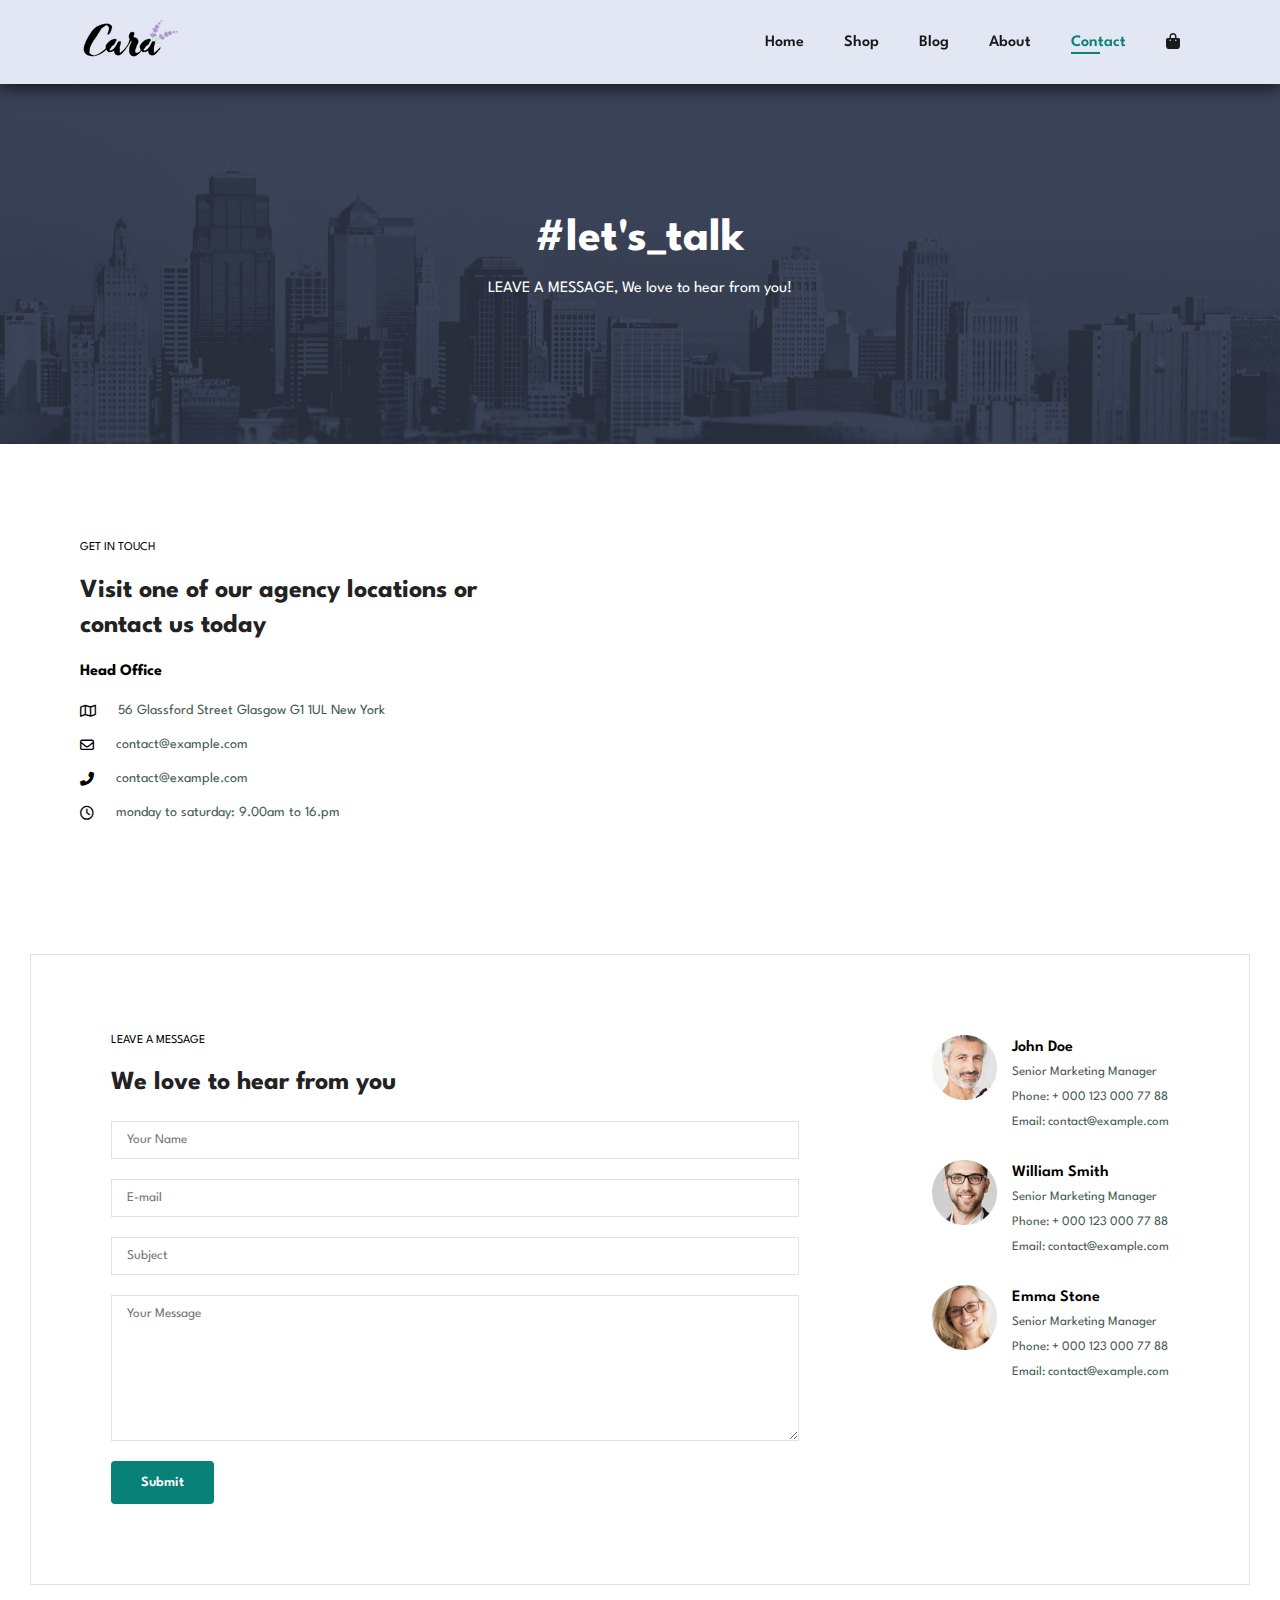
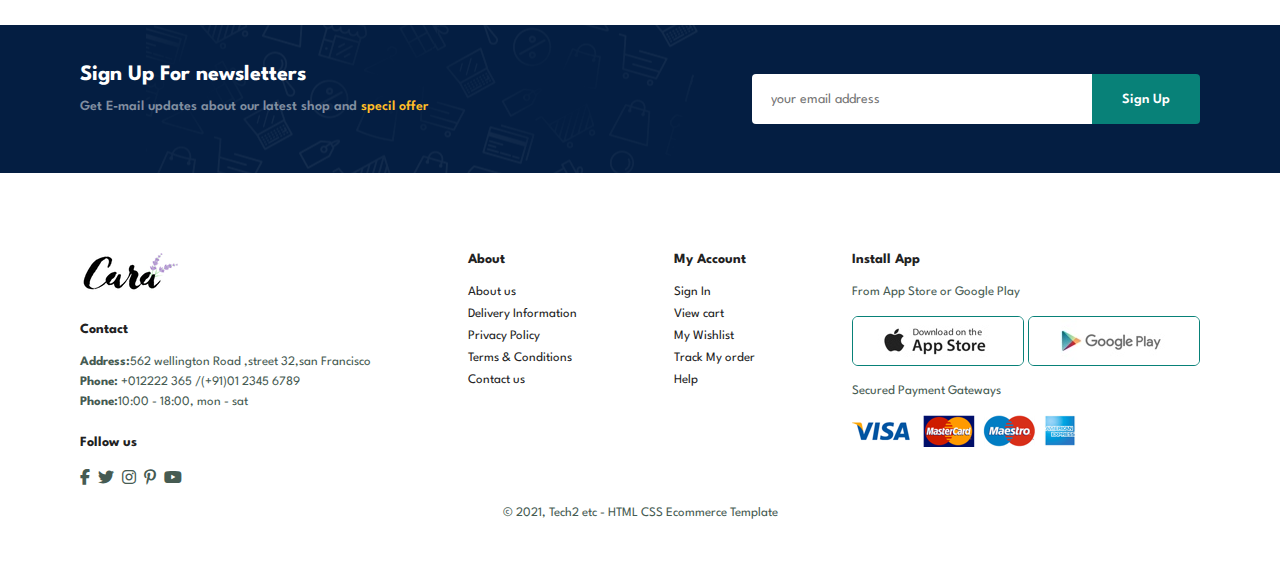
<file: contact.html>
<!DOCTYPE html>
<html lang="en">
<head>
    <meta charset="UTF-8">
    <meta name="viewport" content="width=device-width, initial-scale=1.0">
    <title>Document</title>
    <link rel="stylesheet" href="https://cdnjs.cloudflare.com/ajax/libs/font-awesome/6.7.2/css/all.min.css" />
    <link rel="stylesheet" href="style.css">
</head>
<body>
    <section id="header">
        <a href="#"><img src="image/logo (1).png"  class="logo"></a>


        <div>
            <ul id="navbar">
                <li><a  href="index.html">Home</a></li>
                <li><a   href="shop.html">Shop</a></li>
                <li><a  href="blog.html">Blog</a></li>
                <li><a  href="about.html">About</a></li>
                <li><a  class="active"  href="contact.html">Contact</a></li>
                <li id="lg-bag"><a href="cart.html"><i class="fa-solid fa-bag-shopping"></i></a></li>
                <a href="#" id="close"><i class="fa-solid fa-xmark"></i></a>
            </ul>
        </div>
        <div id="mobile">
            <a href="cart.html"><i class="fa-solid fa-bag-shopping"></i></a>
             <i id="bar" class="fas fa-outdent"></i>
            
        </div>
    </section>

    <section id="page-header" class="about-header">
       
       <h2>#let's_talk</h2>
    
       <p>LEAVE A MESSAGE, We love to hear from you!</p>
       
    </section>

    <section id="contact-details" class="section-p1">
        <div class="detail">
            <span>GET IN TOUCH</span>
            <h2>Visit one of our agency locations or contact us today</h2>
            <h3>Head Office</h3>
            <div>
                <li>
                    <i class="fa-regular fa-map"></i>
                    <p>56 Glassford Street Glasgow G1 1UL New York</p>
                </li>
                <li>
                    <i class="far fa-envelope"></i>
                     <p>contact@example.com</p>
                </li>
                <li>
                    <i class="fas fa-phone-alt"></i>
                    <p>contact@example.com</p>
                </li>
                <li>
                    <i class="far fa-clock"></i>
                     <p>monday to saturday: 9.00am to 16.pm </p>
                </li>
            </div>
        </div>

        <div class="map">
            <iframe src="https://www.google.com/maps/embed?pb=!1m18!1m12!1m3!1d2469.687034842525!2d-1.2570928238564907!3d51.757046192435915!2m3!1f0!2f0!3f0!3m2!1i1024!2i768!4f13.1!3m3!1m2!1s0x4876c6a9ef8c485b%3A0xd2ff1883a001afed!2sUniversity%20of%20Oxford!5e0!3m2!1sen!2sin!4v1738231027690!5m2!1sen!2sin" width="600" height="450" style="border:0;" allowfullscreen="" loading="lazy" referrerpolicy="no-referrer-when-downgrade"></iframe>
        </div>
    </section>

    <div id="form-details">
        <form action="">
            <span>LEAVE A MESSAGE</span>
            <h2>We love to hear from you</h2>
            <input type="text" placeholder="Your Name">
            <input type="text" placeholder="E-mail">
            <input type="text" placeholder="Subject">
            <textarea name="" id="" cols="30" rows="10" placeholder="Your Message"></textarea>

            <button class="normal">Submit</button>

        </form>

        <div class="people">

            <div>
                <img src="image/people/1.png" alt=""> 
                 <p><span>John Doe</span> Senior Marketing Manager <br> Phone: + 000 123 000 77 88 <br> Email: contact@example.com</p>
              </div>
              <div>
                <img src="image/people/2.png" alt=""> 
                 <p><span>William Smith</span> Senior Marketing Manager <br> Phone: + 000 123 000 77 88 <br> Email: contact@example.com</p>
              </div>
              <div>
                <img src="image/people/3.png" alt=""> 
                 <p><span>Emma Stone </span> Senior Marketing Manager <br> Phone: + 000 123 000 77 88 <br> Email: contact@example.com</p>
              </div>
             
        </div>
    </div>

    <section id="newsletter" class="section-p1 section-m1">
        <div class="newstext">
            <h4>Sign Up For newsletters</h4>
            <p>Get E-mail updates about our latest shop and <span>specil offer</span></p>
        </div>
        <div class="form">
            <input type="text" placeholder="your email address">
            <button class="normal">Sign Up</button>
        </div>
    </section>

    <footer class="section-p1">
           <div class="col">
             <img class="logo"  src="image/logo (1).png" alt="">
             <h4>Contact</h4>
             <p><strong>Address:</strong>562 wellington Road ,street 32,san Francisco </p>
             <p><strong>Phone:</strong> +012222 365 /(+91)01 2345 6789</p>
             <p><strong>Phone:</strong>10:00  - 18:00, mon - sat</p>
             <div class="follow">
                <h4>Follow us</h4>
                <div class="icon">
                    <i class="fab fa-facebook-f"></i>
                    <i class="fab fa-twitter"></i>
                    <i class="fab fa-instagram"></i>
                    <i class="fab fa-pinterest-p"></i>
                    <i class="fab fa-youtube"></i>

                </div>
             </div>
           </div>

           <div class="col">
            <h4>About</h4>
            <a href="#">About us</a>
            <a href="#">Delivery Information</a>
            <a href="#">Privacy Policy</a>
            <a href="#">Terms & Conditions</a>
            <a href="#">Contact us</a>
           </div>

           <div class="col">
            <h4>My Account</h4>
            <a href="#">Sign In</a>
            <a href="#">View cart</a>
            <a href="#">My Wishlist</a>
            <a href="#">Track My order</a>
            <a href="#">Help</a>
           </div>

           <div class="col install">
            <h4>Install App</h4>
            <p>From App Store or Google Play</p>
            <div class="row">
                <img src="image/pay/app.jpg" alt="">
                <img src="image/pay/play.jpg" alt="">
            </div>
            <p>Secured Payment Gateways</p>
            <img src="image/pay/pay.png" alt="">
           </div>

           <div class="copyright">
            <p>©  2021,  Tech2 etc   - HTML CSS Ecommerce Template</p>
           </div>
    </footer>

    <script src="script.js"></script>
</body>
</html>
</file>
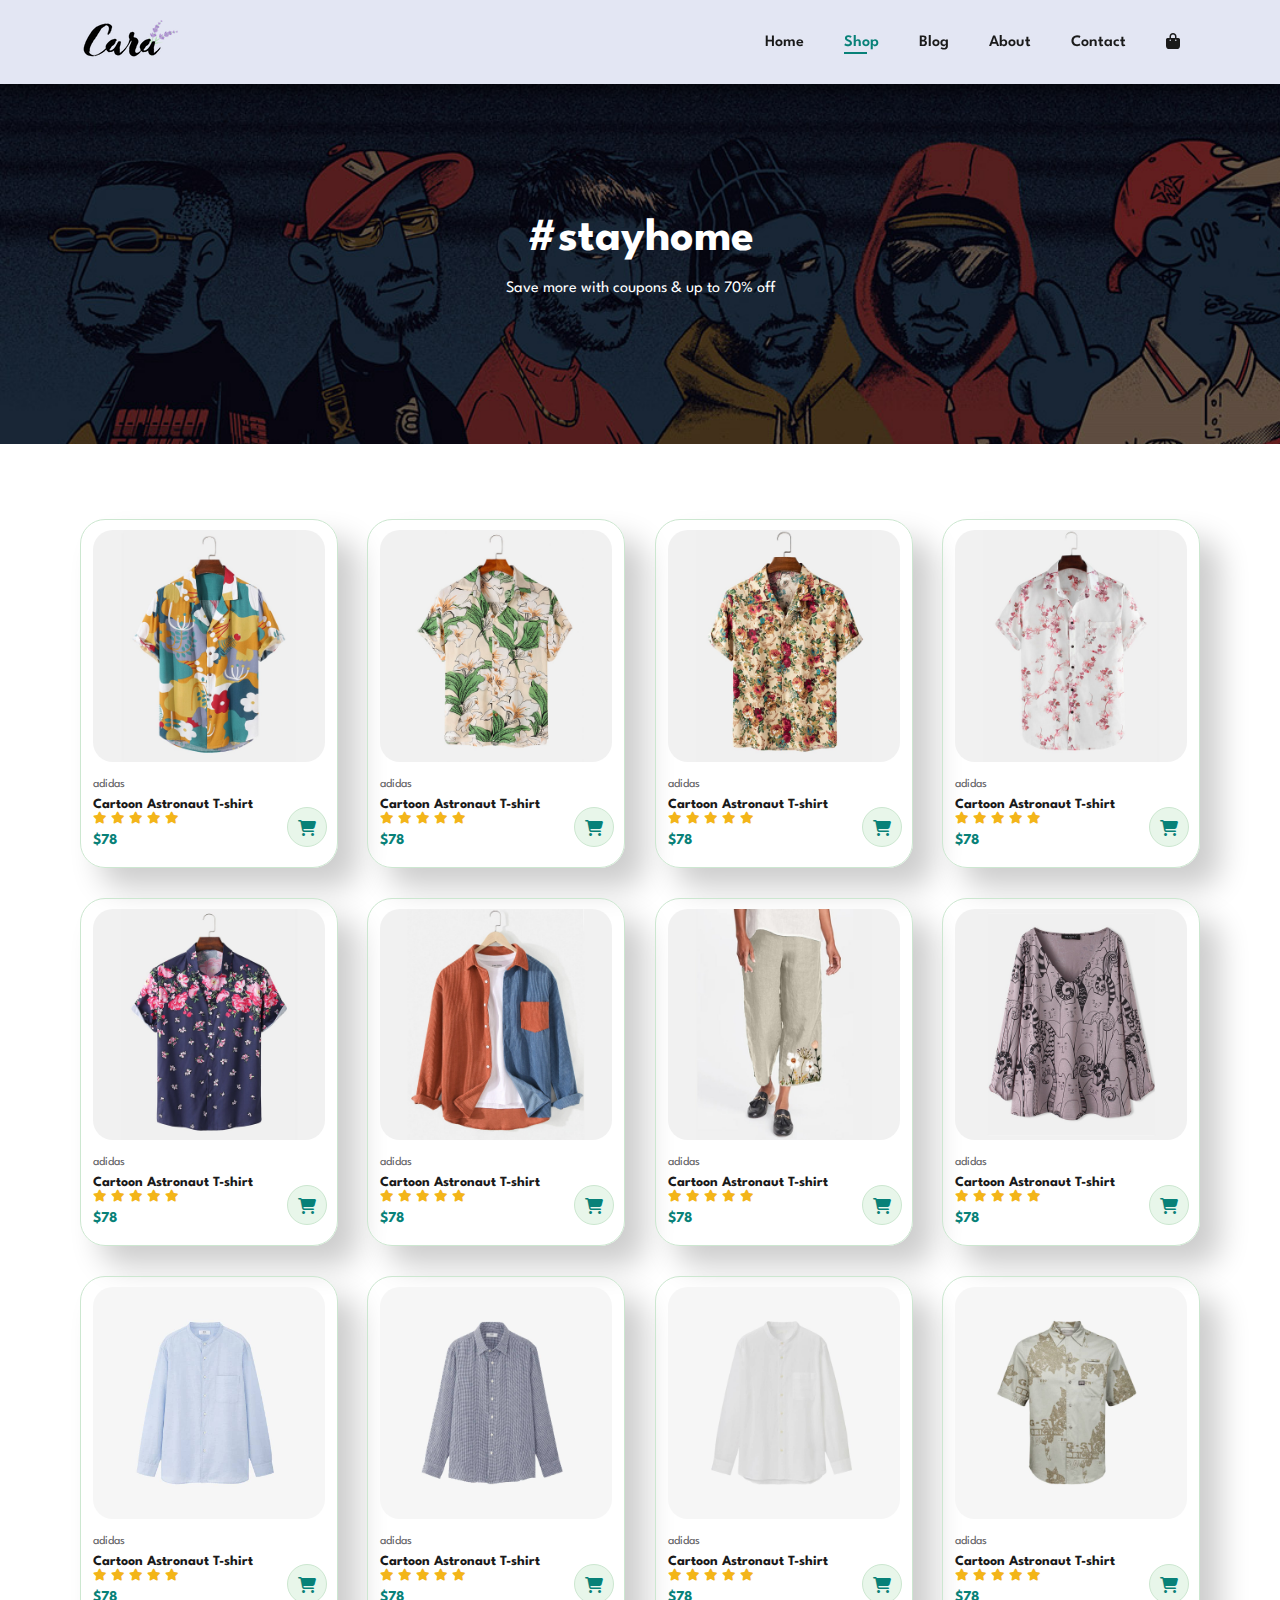
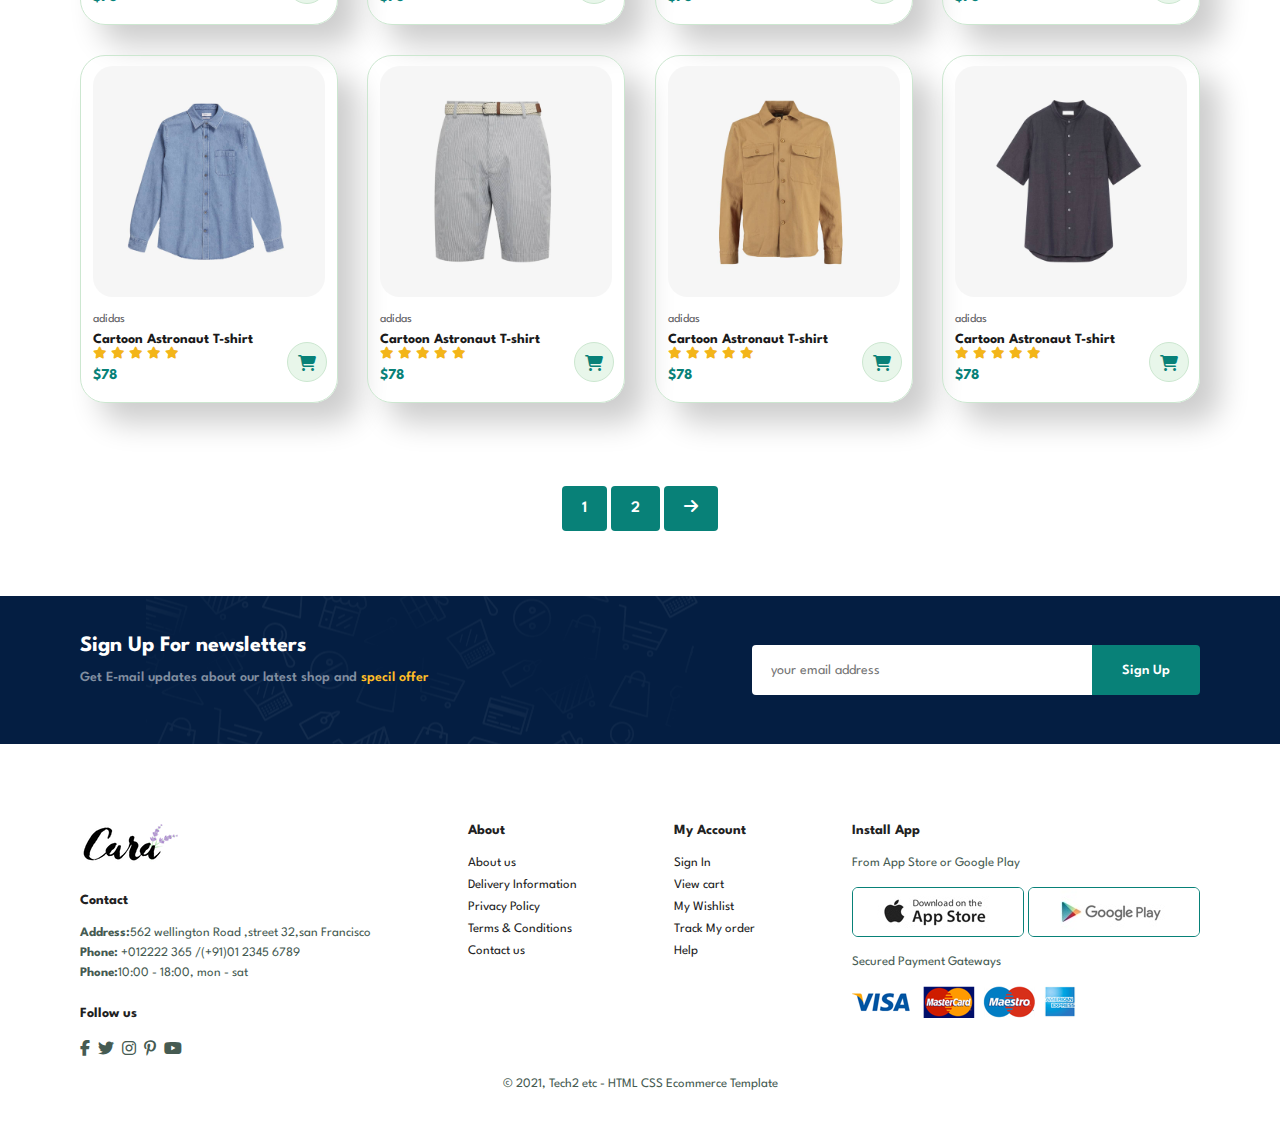
<file: shop.html>
<!DOCTYPE html>
<html lang="en">
<head>
    <meta charset="UTF-8">
    <meta name="viewport" content="width=device-width, initial-scale=1.0">
    <title>Document</title>
    <link rel="stylesheet" href="https://cdnjs.cloudflare.com/ajax/libs/font-awesome/6.7.2/css/all.min.css" />
    <link rel="stylesheet" href="style.css">
</head>
<body>
    <section id="header">
        <a href="#"><img src="image/logo (1).png"  class="logo"></a>


        <div>
            <ul id="navbar">
                <li><a  href="index.html">Home</a></li>
                <li><a  class="active" href="shop.html">Shop</a></li>
                <li><a href="blog.html">Blog</a></li>
                <li><a href="about.html">About</a></li>
                <li><a href="contact.html">Contact</a></li>
                <li id="lg-bag"><a href="cart.html"><i class="fa-solid fa-bag-shopping"></i></a></li>
                <a href="#" id="close"><i class="fa-solid fa-xmark"></i></a>
            </ul>
        </div>
        <div id="mobile">
            <a href="cart.html"><i class="fa-solid fa-bag-shopping"></i></a>
             <i id="bar" class="fas fa-outdent"></i>
            
        </div>
    </section>

    <section id="page-header">
       
       <h2>#stayhome</h2>
    
       <p>Save more with coupons & up to 70% off</p>
       
    </section>

    <section id="product1" class="section-p1">
       
        <div class="pro-container">
            <div class="pro" onclick="window.location.href='sproduct.html';">
                <img src="image/products/f1.jpg" alt="">
                <div class="des">
                    <span>adidas</span>
                    <h5>Cartoon Astronaut T-shirt</h5>
                    <div class="star">
                        <i class="fas fa-star"></i>
                        <i class="fas fa-star"></i>
                        <i class="fas fa-star"></i>
                        <i class="fas fa-star"></i>
                        <i class="fas fa-star"></i>
                        
                    </div>
                    <h4>$78</h4>
                </div>
                <a href="#"><i class="fa-solid fa-cart-shopping cart"></i></a>
            </div>
            <div class="pro">
                <img src="image/products/f2.jpg" alt="">
                <div class="des">
                    <span>adidas</span>
                    <h5>Cartoon Astronaut T-shirt</h5>
                    <div class="star">
                        <i class="fas fa-star"></i>
                        <i class="fas fa-star"></i>
                        <i class="fas fa-star"></i>
                        <i class="fas fa-star"></i>
                        <i class="fas fa-star"></i>
                        
                    </div>
                    <h4>$78</h4>
                </div>
                <a href="#"><i class="fa-solid fa-cart-shopping cart"></i></a>
            </div>
            <div class="pro">
                <img src="image/products/f3.jpg" alt="">
                <div class="des">
                    <span>adidas</span>
                    <h5>Cartoon Astronaut T-shirt</h5>
                    <div class="star">
                        <i class="fas fa-star"></i>
                        <i class="fas fa-star"></i>
                        <i class="fas fa-star"></i>
                        <i class="fas fa-star"></i>
                        <i class="fas fa-star"></i>
                        
                    </div>
                    <h4>$78</h4>
                </div>
                <a href="#"><i class="fa-solid fa-cart-shopping cart"></i></a>
            </div>
            <div class="pro">
                <img src="image/products/f4.jpg" alt="">
                <div class="des">
                    <span>adidas</span>
                    <h5>Cartoon Astronaut T-shirt</h5>
                    <div class="star">
                        <i class="fas fa-star"></i>
                        <i class="fas fa-star"></i>
                        <i class="fas fa-star"></i>
                        <i class="fas fa-star"></i>
                        <i class="fas fa-star"></i>
                        
                    </div>
                    <h4>$78</h4>
                </div>
                <a href="#"><i class="fa-solid fa-cart-shopping cart"></i></a>
            </div>
            <div class="pro">
                <img src="image/products/f5.jpg" alt="">
                <div class="des">
                    <span>adidas</span>
                    <h5>Cartoon Astronaut T-shirt</h5>
                    <div class="star">
                        <i class="fas fa-star"></i>
                        <i class="fas fa-star"></i>
                        <i class="fas fa-star"></i>
                        <i class="fas fa-star"></i>
                        <i class="fas fa-star"></i>
                        
                    </div>
                    <h4>$78</h4>
                </div>
                <a href="#"><i class="fa-solid fa-cart-shopping cart"></i></a>
            </div>
            <div class="pro">
                <img src="image/products/f6.jpg" alt="">
                <div class="des">
                    <span>adidas</span>
                    <h5>Cartoon Astronaut T-shirt</h5>
                    <div class="star">
                        <i class="fas fa-star"></i>
                        <i class="fas fa-star"></i>
                        <i class="fas fa-star"></i>
                        <i class="fas fa-star"></i>
                        <i class="fas fa-star"></i>
                        
                    </div>
                    <h4>$78</h4>
                </div>
                <a href="#"><i class="fa-solid fa-cart-shopping cart"></i></a>
            </div>
            <div class="pro">
                <img src="image/products/f7.jpg" alt="">
                <div class="des">
                    <span>adidas</span>
                    <h5>Cartoon Astronaut T-shirt</h5>
                    <div class="star">
                        <i class="fas fa-star"></i>
                        <i class="fas fa-star"></i>
                        <i class="fas fa-star"></i>
                        <i class="fas fa-star"></i>
                        <i class="fas fa-star"></i>
                        
                    </div>
                    <h4>$78</h4>
                </div>
                <a href="#"><i class="fa-solid fa-cart-shopping cart"></i></a>
            </div>
            <div class="pro">
                <img src="image/products/f8.jpg" alt="">
                <div class="des">
                    <span>adidas</span>
                    <h5>Cartoon Astronaut T-shirt</h5>
                    <div class="star">
                        <i class="fas fa-star"></i>
                        <i class="fas fa-star"></i>
                        <i class="fas fa-star"></i>
                        <i class="fas fa-star"></i>
                        <i class="fas fa-star"></i>
                        
                    </div>
                    <h4>$78</h4>
                </div>
                <a href="#"><i class="fa-solid fa-cart-shopping cart"></i></a>
            </div>

            <div class="pro">
                <img src="image/products/n1.jpg" alt="">
                <div class="des">
                    <span>adidas</span>
                    <h5>Cartoon Astronaut T-shirt</h5>
                    <div class="star">
                        <i class="fas fa-star"></i>
                        <i class="fas fa-star"></i>
                        <i class="fas fa-star"></i>
                        <i class="fas fa-star"></i>
                        <i class="fas fa-star"></i>
                        
                    </div>
                    <h4>$78</h4>
                </div>
                <a href="#"><i class="fa-solid fa-cart-shopping cart"></i></a>
            </div>
            <div class="pro">
                <img src="image/products/n2.jpg" alt="">
                <div class="des">
                    <span>adidas</span>
                    <h5>Cartoon Astronaut T-shirt</h5>
                    <div class="star">
                        <i class="fas fa-star"></i>
                        <i class="fas fa-star"></i>
                        <i class="fas fa-star"></i>
                        <i class="fas fa-star"></i>
                        <i class="fas fa-star"></i>
                        
                    </div>
                    <h4>$78</h4>
                </div>
                <a href="#"><i class="fa-solid fa-cart-shopping cart"></i></a>
            </div>
            <div class="pro">
                <img src="image/products/n3.jpg" alt="">
                <div class="des">
                    <span>adidas</span>
                    <h5>Cartoon Astronaut T-shirt</h5>
                    <div class="star">
                        <i class="fas fa-star"></i>
                        <i class="fas fa-star"></i>
                        <i class="fas fa-star"></i>
                        <i class="fas fa-star"></i>
                        <i class="fas fa-star"></i>
                        
                    </div>
                    <h4>$78</h4>
                </div>
                <a href="#"><i class="fa-solid fa-cart-shopping cart"></i></a>
            </div>
            <div class="pro">
                <img src="image/products/n4.jpg" alt="">
                <div class="des">
                    <span>adidas</span>
                    <h5>Cartoon Astronaut T-shirt</h5>
                    <div class="star">
                        <i class="fas fa-star"></i>
                        <i class="fas fa-star"></i>
                        <i class="fas fa-star"></i>
                        <i class="fas fa-star"></i>
                        <i class="fas fa-star"></i>
                        
                    </div>
                    <h4>$78</h4>
                </div>
                <a href="#"><i class="fa-solid fa-cart-shopping cart"></i></a>
            </div>
            <div class="pro">
                <img src="image/products/n5.jpg" alt="">
                <div class="des">
                    <span>adidas</span>
                    <h5>Cartoon Astronaut T-shirt</h5>
                    <div class="star">
                        <i class="fas fa-star"></i>
                        <i class="fas fa-star"></i>
                        <i class="fas fa-star"></i>
                        <i class="fas fa-star"></i>
                        <i class="fas fa-star"></i>
                        
                    </div>
                    <h4>$78</h4>
                </div>
                <a href="#"><i class="fa-solid fa-cart-shopping cart"></i></a>
            </div>
            <div class="pro">
                <img src="image/products/n6.jpg" alt="">
                <div class="des">
                    <span>adidas</span>
                    <h5>Cartoon Astronaut T-shirt</h5>
                    <div class="star">
                        <i class="fas fa-star"></i>
                        <i class="fas fa-star"></i>
                        <i class="fas fa-star"></i>
                        <i class="fas fa-star"></i>
                        <i class="fas fa-star"></i>
                        
                    </div>
                    <h4>$78</h4>
                </div>
                <a href="#"><i class="fa-solid fa-cart-shopping cart"></i></a>
            </div>
            <div class="pro">
                <img src="image/products/n7.jpg" alt="">
                <div class="des">
                    <span>adidas</span>
                    <h5>Cartoon Astronaut T-shirt</h5>
                    <div class="star">
                        <i class="fas fa-star"></i>
                        <i class="fas fa-star"></i>
                        <i class="fas fa-star"></i>
                        <i class="fas fa-star"></i>
                        <i class="fas fa-star"></i>
                        
                    </div>
                    <h4>$78</h4>
                </div>
                <a href="#"><i class="fa-solid fa-cart-shopping cart"></i></a>
            </div>
            <div class="pro">
                <img src="image/products/n8.jpg" alt="">
                <div class="des">
                    <span>adidas</span>
                    <h5>Cartoon Astronaut T-shirt</h5>
                    <div class="star">
                        <i class="fas fa-star"></i>
                        <i class="fas fa-star"></i>
                        <i class="fas fa-star"></i>
                        <i class="fas fa-star"></i>
                        <i class="fas fa-star"></i>
                        
                    </div>
                    <h4>$78</h4>
                </div>
                <a href="#"><i class="fa-solid fa-cart-shopping cart"></i></a>
            </div>
       </div>
    </section>

    <section id="pagination" class="section-p1">
       <a href="#">1</a>
       <a href="#">2</a>
       <a href="#"><i class="fa-solid fa-arrow-right"></i></a>
    </section>
    <section id="newsletter" class="section-p1 section-m1">
        <div class="newstext">
            <h4>Sign Up For newsletters</h4>
            <p>Get E-mail updates about our latest shop and <span>specil offer</span></p>
        </div>
        <div class="form">
            <input type="text" placeholder="your email address">
            <button class="normal">Sign Up</button>
        </div>
    </section>

    <footer class="section-p1">
           <div class="col">
             <img class="logo"  src="image/logo (1).png" alt="">
             <h4>Contact</h4>
             <p><strong>Address:</strong>562 wellington Road ,street 32,san Francisco </p>
             <p><strong>Phone:</strong> +012222 365 /(+91)01 2345 6789</p>
             <p><strong>Phone:</strong>10:00  - 18:00, mon - sat</p>
             <div class="follow">
                <h4>Follow us</h4>
                <div class="icon">
                    <i class="fab fa-facebook-f"></i>
                    <i class="fab fa-twitter"></i>
                    <i class="fab fa-instagram"></i>
                    <i class="fab fa-pinterest-p"></i>
                    <i class="fab fa-youtube"></i>

                </div>
             </div>
           </div>

           <div class="col">
            <h4>About</h4>
            <a href="#">About us</a>
            <a href="#">Delivery Information</a>
            <a href="#">Privacy Policy</a>
            <a href="#">Terms & Conditions</a>
            <a href="#">Contact us</a>
           </div>

           <div class="col">
            <h4>My Account</h4>
            <a href="#">Sign In</a>
            <a href="#">View cart</a>
            <a href="#">My Wishlist</a>
            <a href="#">Track My order</a>
            <a href="#">Help</a>
           </div>

           <div class="col install">
            <h4>Install App</h4>
            <p>From App Store or Google Play</p>
            <div class="row">
                <img src="image/pay/app.jpg" alt="">
                <img src="image/pay/play.jpg" alt="">
            </div>
            <p>Secured Payment Gateways</p>
            <img src="image/pay/pay.png" alt="">
           </div>

           <div class="copyright">
            <p>©  2021,  Tech2 etc   - HTML CSS Ecommerce Template</p>
           </div>
    </footer>

    <script src="script.js"></script>
</body>
</html>
</file>
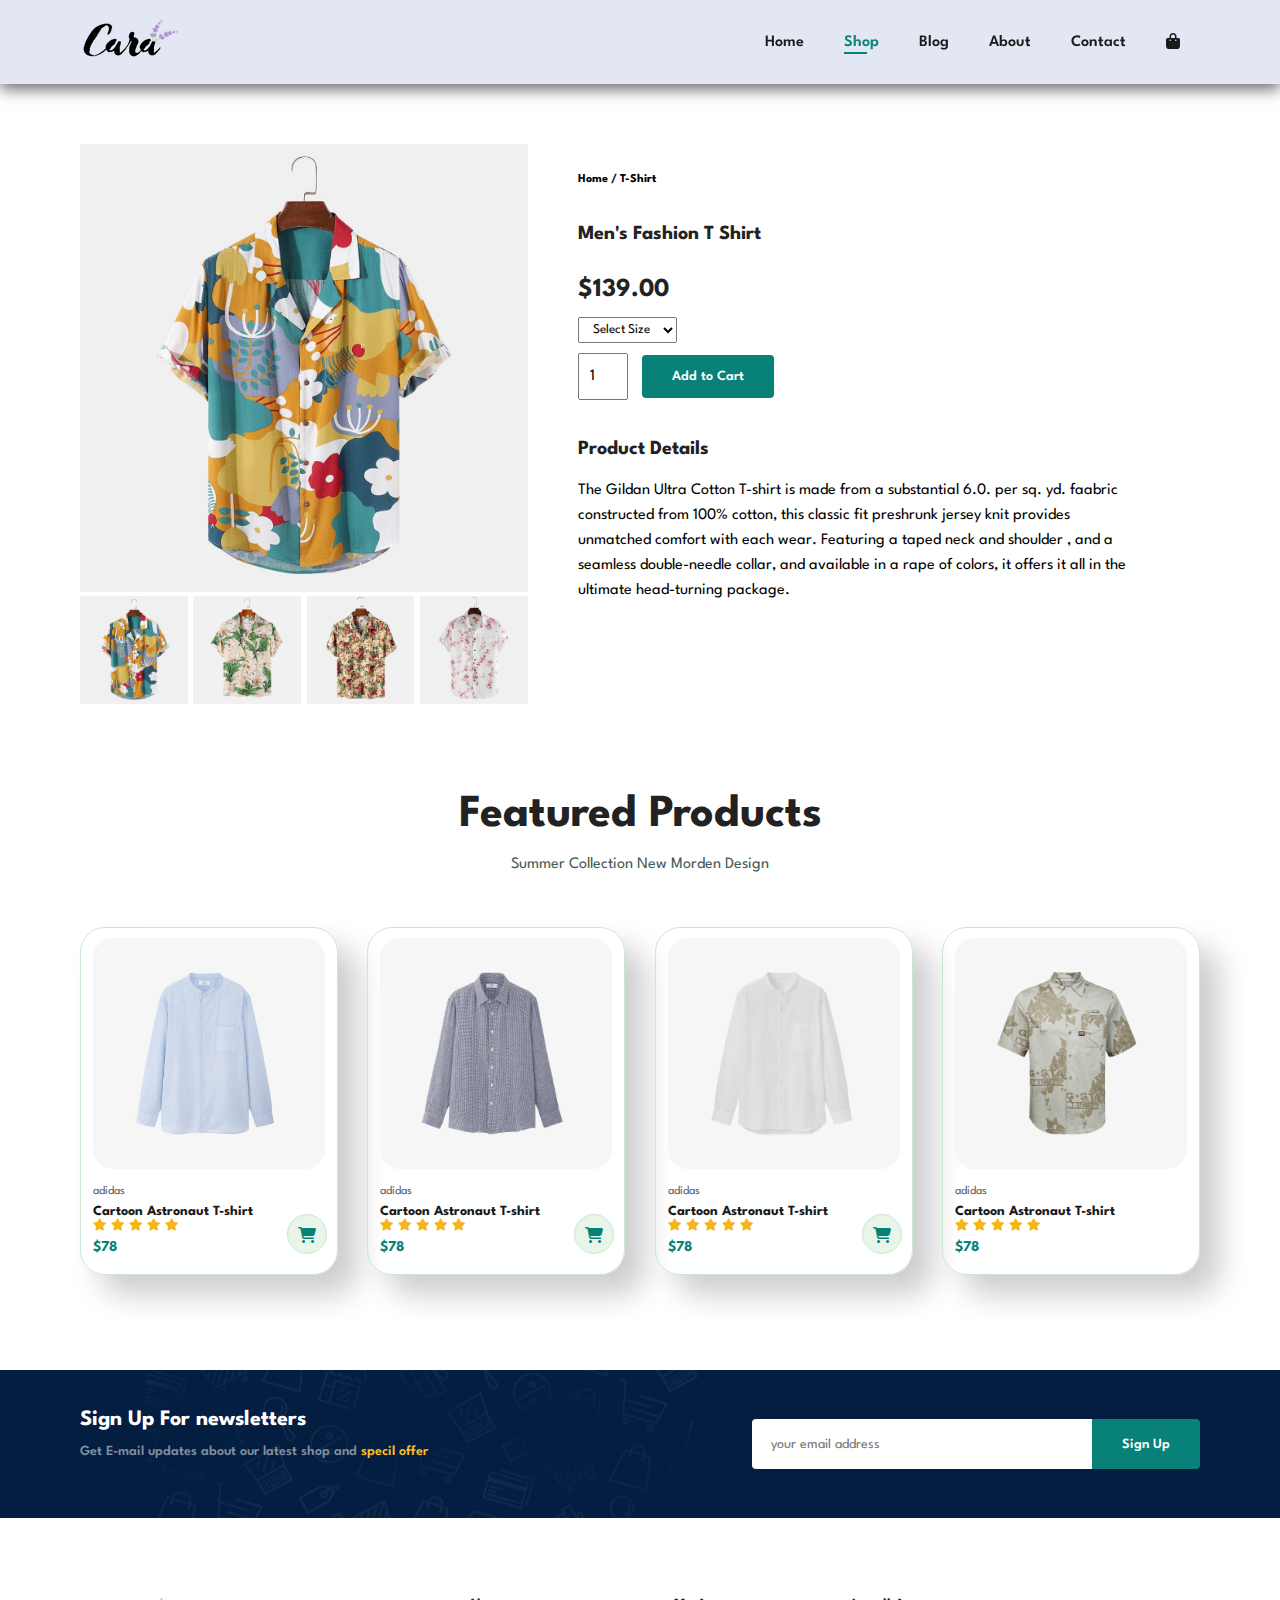
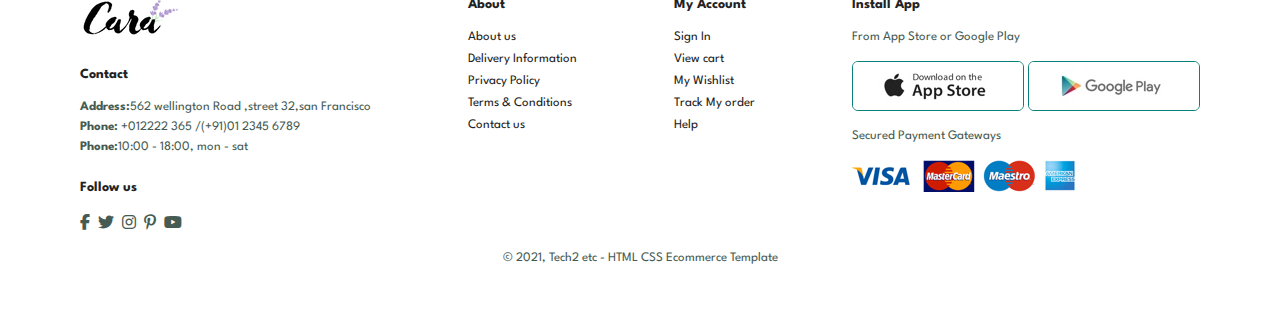
<file: sproduct.html>
<!DOCTYPE html>
<html lang="en">
<head>
    <meta charset="UTF-8">
    <meta name="viewport" content="width=device-width, initial-scale=1.0">
    <title>Document</title>
    <link rel="stylesheet" href="https://cdnjs.cloudflare.com/ajax/libs/font-awesome/6.7.2/css/all.min.css" />
    <link rel="stylesheet" href="style.css">
</head>
<body>
    <section id="header">
        <a href="#"><img src="image/logo (1).png"  class="logo"></a>


        <div>
            <ul id="navbar">
                <li><a  href="index.html">Home</a></li>
                <li><a  class="active" href="shop.html">Shop</a></li>
                <li><a href="blog.html">Blog</a></li>
                <li><a href="about.html">About</a></li>
                <li><a href="contact.html">Contact</a></li>
                <li id="lg-bag"><a href="cart.html"><i class="fa-solid fa-bag-shopping"></i></a></li>
                <a href="#" id="close"><i class="fa-solid fa-xmark"></i></a>
            </ul>
        </div>
        <div id="mobile">
            <a href="cart.html"><i class="fa-solid fa-bag-shopping"></i></a>
             <i id="bar" class="fas fa-outdent"></i>
            
        </div>
    </section>

  <section id="prodetails" class="section-p1">
    <div class="single-pro-image">
      <img src="image/products/f1.jpg" width="100%" id="MainImg" alt=""> 
      
      <div class="small-img-group">
         
        <div class="small-img-col">
            <img src="image/products/f1.jpg"  width="100%" class="small-img" alt="">
         </div>
         <div class="small-img-col">
            <img src="image/products/f2.jpg"  width="100%" class="small-img" alt="">
         </div>
         <div class="small-img-col">
            <img src="image/products/f3.jpg"  width="100%" class="small-img" alt="">
         </div>
         <div class="small-img-col">
            <img src="image/products/f4.jpg"  width="100%" class="small-img" alt="">
         </div>
      </div>
    </div>
    <div class="single-pro-details">
          <h6>Home  / T-Shirt</h6>
          <h4>Men's Fashion T Shirt</h4>
          <h2>$139.00</h2>
          <select>
           <option>Select Size</option>
           <option>XL</option>
           <option>XXL</option>
           <option>small</option>
           <option>Large</option>

          </select>
          <input type="number" value="1">
          <button class="normal">Add to Cart</button>
          <h4>Product Details</h4>
          <span>The Gildan Ultra Cotton T-shirt is made from a substantial 6.0. per sq. yd. faabric constructed from 100% cotton, this classic fit preshrunk jersey knit provides unmatched comfort with each wear. Featuring a taped neck and shoulder , and a seamless double-needle collar, and available in a rape of colors, it offers it all in the ultimate head-turning package.</span>
    </div>
  </section>

  <section id="product1" class="section-p1">
    <h2>Featured Products</h2>
    <p>Summer Collection New Morden Design</p>
    <div class="pro-container">
        <div class="pro">
            <img src="image/products/n1.jpg" alt="">
            <div class="des">
                <span>adidas</span>
                <h5>Cartoon Astronaut T-shirt</h5>
                <div class="star">
                    <i class="fas fa-star"></i>
                    <i class="fas fa-star"></i>
                    <i class="fas fa-star"></i>
                    <i class="fas fa-star"></i>
                    <i class="fas fa-star"></i>
                    
                </div>
                <h4>$78</h4>
            </div>
            <a href="#"><i class="fa-solid fa-cart-shopping cart"></i></a>
        </div>
        <div class="pro">
            <img src="image/products/n2.jpg" alt="">
            <div class="des">
                <span>adidas</span>
                <h5>Cartoon Astronaut T-shirt</h5>
                <div class="star">
                    <i class="fas fa-star"></i>
                    <i class="fas fa-star"></i>
                    <i class="fas fa-star"></i>
                    <i class="fas fa-star"></i>
                    <i class="fas fa-star"></i>
                    
                </div>
                <h4>$78</h4>
            </div>
            <a href="#"><i class="fa-solid fa-cart-shopping cart"></i></a>
        </div>
        <div class="pro">
            <img src="image/products/n3.jpg" alt="">
            <div class="des">
                <span>adidas</span>
                <h5>Cartoon Astronaut T-shirt</h5>
                <div class="star">
                    <i class="fas fa-star"></i>
                    <i class="fas fa-star"></i>
                    <i class="fas fa-star"></i>
                    <i class="fas fa-star"></i>
                    <i class="fas fa-star"></i>
                    
                </div>
                <h4>$78</h4>
            </div>
            <a href="#"><i class="fa-solid fa-cart-shopping cart"></i></a>
        </div>
        <div class="pro">
            <img src="image/products/n4.jpg" alt="">
            <div class="des">
                <span>adidas</span>
                <h5>Cartoon Astronaut T-shirt</h5>
                <div class="star">
                    <i class="fas fa-star"></i>
                    <i class="fas fa-star"></i>
                    <i class="fas fa-star"></i>
                    <i class="fas fa-star"></i>
                    <i class="fas fa-star"></i>
                    
                </div>
                <h4>$78</h4>
            </div>
   </div>
</section>
    <section id="newsletter" class="section-p1 section-m1">
        <div class="newstext">
            <h4>Sign Up For newsletters</h4>
            <p>Get E-mail updates about our latest shop and <span>specil offer</span></p>
        </div>
        <div class="form">
            <input type="text" placeholder="your email address">
            <button class="normal">Sign Up</button>
        </div>
    </section>

    <footer class="section-p1">
           <div class="col">
             <img class="logo"  src="image/logo (1).png" alt="">
             <h4>Contact</h4>
             <p><strong>Address:</strong>562 wellington Road ,street 32,san Francisco </p>
             <p><strong>Phone:</strong> +012222 365 /(+91)01 2345 6789</p>
             <p><strong>Phone:</strong>10:00  - 18:00, mon - sat</p>
             <div class="follow">
                <h4>Follow us</h4>
                <div class="icon">
                    <i class="fab fa-facebook-f"></i>
                    <i class="fab fa-twitter"></i>
                    <i class="fab fa-instagram"></i>
                    <i class="fab fa-pinterest-p"></i>
                    <i class="fab fa-youtube"></i>

                </div>
             </div>
           </div>

           <div class="col">
            <h4>About</h4>
            <a href="#">About us</a>
            <a href="#">Delivery Information</a>
            <a href="#">Privacy Policy</a>
            <a href="#">Terms & Conditions</a>
            <a href="#">Contact us</a>
           </div>

           <div class="col">
            <h4>My Account</h4>
            <a href="#">Sign In</a>
            <a href="#">View cart</a>
            <a href="#">My Wishlist</a>
            <a href="#">Track My order</a>
            <a href="#">Help</a>
           </div>

           <div class="col install">
            <h4>Install App</h4>
            <p>From App Store or Google Play</p>
            <div class="row">
                <img src="image/pay/app.jpg" alt="">
                <img src="image/pay/play.jpg" alt="">
            </div>
            <p>Secured Payment Gateways</p>
            <img src="image/pay/pay.png" alt="">
           </div>

           <div class="copyright">
            <p>©  2021,  Tech2 etc   - HTML CSS Ecommerce Template</p>
           </div>
    </footer>

    <script>
        var MainImg = document.getElementById("MainImg");
        var smallimg = document.getElementsByClassName("small-img")

        smallimg[0].onclick = function(){
            MainImg.src = smallimg[0].src;
        }
        smallimg[1].onclick = function(){
            MainImg.src = smallimg[1].src;
        }
        smallimg[2].onclick = function(){
            MainImg.src = smallimg[2].src;
        }
        smallimg[3].onclick = function(){
            MainImg.src = smallimg[3].src;
        }
    </script>

    <script src="script.js"></script>
</body>
</html>
</file>
<file: style.css>
@import url('https://fonts.googleapis.com/css2?family=League+Spartan:wght@100..900&display=swap');

*{
    margin: 0;
    padding: 0;
    box-sizing: border-box;
    font-family:  "League Spartan", serif;
}

h1 {
    font-size: 50px;
    line-height: 64px;
    color: #222;
}

h2{
    font-size: 46px;
    line-height: 54px;
    color: #222;
}

h4{
    font-size: 20px;
    color: #222;

}

h6{
    font-weight: 700;
    font-size: 12px;

}

p{
    font-size: 16px;
    color: #465b52;
    margin: 15px 0 20px 0;
}

.section-p1{
    padding: 40px 80px;
}

.section-m1{
    margin: 40px 0;
}

button.normal {
    font-size: 14px;
    font-weight: 600;
    padding: 15px 30px;
    color: #000;
    background-color: #fff;
    border-radius: 4px;
    cursor: pointer;
    border: none;
    outline: none;
    transition: 0.2s;
}

button.white {
    font-size: 13px;
    font-weight: 600;
    padding: 11px 18px;
    color: #fff;
    background-color:transparent;
    /* border-radius: 4px; */
    cursor: pointer;
    border: 1px solid #fff;
    outline: none;
    transition: 0.2s;
}

body{
    width: 100%;
}

#header{
    display: flex;
    align-items: center;
    justify-content: space-between;
    padding: 20px 80px;
    background: #E3E6F3;
    box-shadow: 0 5px 15px rgba(0,0,0,0.6);
    z-index: 999;
    position: sticky;
    top: 0;
    left: 0;
}

#navbar{
    display: flex;
    align-items: center;
    justify-content: center;
}

#navbar li{
    list-style: none;
    padding: 0 20px;
    position: relative;
}


#navbar li a{
    text-decoration: none;
    font-size: 16px;
    font-weight: 600;
    color: #1a1a1a;
    transition: 0.3s ease;
}

#navbar li a:hover,
#navbar li a.active {
    color: #088178;
}


#navbar li a.active::after,
#navbar li a:hover::after{
    content: "";
    width: 30%;
    height: 2px;
    background: #088178;
    position: absolute;
    bottom: -4px;
    left: 20px;
}

#mobile{
    display: none;
    align-items: center;

}

#close{
    display: none;
}

#hero{
    background-image: url("image/hero4.png");
    height: 90vh;
    width: 100%;
    background-size: cover;
    background-position: top 25% right 0;
    padding: 0 80px;
    display: flex;
    flex-direction: column;
    align-items: flex-start;
    justify-content: center;
}

#hero h4{
    padding-bottom:15px ;
}

#hero h1{
    color: #088178;
}

#hero button{
    background-image: url(image/button.png);
    background-color: transparent;
    color: #088178;
    border: 0;
    padding: 14px 80px 14px 65px;
    background-repeat: no-repeat;
    cursor: pointer;
    font-weight: 700;
    font-size: 15px;
}

#feature{
    display: flex;
    align-items: center;
    justify-content: space-between;
    flex-wrap: wrap;
}

#feature .fe-box{
    width: 180px;
    text-align: center;
    padding: 25px 15px;
    box-shadow: 20px 20px 34px rgba(0,0,0,0.03);
    border: 1px solid #cce7d0;
    border-radius: 4px;
    margin: 15px 0;
}

#feature .fe-box img{
    width: 100%;
    margin-bottom: 10px;
}

#feature .fe-box:hover{
    box-shadow: 10px 10px 54px rgba(70,62,221,0.1);
}

#feature .fe-box h6{
    display: inline-block;
    padding: 9px 8px 6px 8px;
    line-height: 1;
    border-radius: 4px;
    color: #088178;
    background-color: #fddde4;
}

#feature .fe-box:nth-child(2) h6{
    background-color: #cdebbc;
}
#feature .fe-box:nth-child(3) h6{
    background-color: #d1e8f2;
}
#feature .fe-box:nth-child(4) h6{
    background-color: #cdd4f8;
}
#feature .fe-box:nth-child(5) h6{
    background-color: #f6dbf6;
}
#feature .fe-box:nth-child(6) h6{
    background-color: #fff2e5;
}

#product1{
    text-align: center;
}

#product1 .pro-container{
    display: flex;
    justify-content: space-between;
    padding-top: 20px;
    flex-wrap: wrap;
}
#product1 .pro{
    width: 23%;
    min-height: 250px;
    padding: 10px 12px;
    border: 1px solid #cce7d0;
    border-radius: 25px;
    cursor: pointer;
    box-shadow: 20px 20px 30px rgba(0,0,0,0.2);
    margin: 15px 0 ;
    transition: 0.2s ease;
    position: relative;
}
#product1 .pro:hover{
    box-shadow: 20px 20px 30px rgba(0,0,0,0.6);

}

#product1 .pro img{
    width: 100%;
    border-radius: 20px;
}

#product1 .pro .des{
    text-align: start;
    padding: 10px 0;
}

#product1 .pro .des span{
    color: #606063;
    font-size: 12px;
}

#product1 .pro .des h5{
    padding-top: 7px;
    color: #1a1a1a;
    font-size: 14px;
}

#product1 .pro .des i{
    font-size: 12px;
    color: rgb(243,181,25);
}

#product1 .pro .des h4{
    padding-top: 7px;
    font-size: 15px;
    font-weight: 700;
    color: #088178;
}

#product1 .pro .cart{
    width: 40px;
    height: 40px;
    line-height:40px ;
    border-radius: 50px;
    background-color: #e8f6ea;
    /* font-weight: 500; */
    color: #088178;
    border: 1px solid #cce7d0;
    position: absolute;
    bottom: 20px;
    right: 10px;
} 

#banner {
    display: flex;
    flex-direction: column;
    justify-content: center;
    align-items: center;
    text-align: center;
    background-image: url(image/banner/b2.jpg);
    width: 100%;
    height: 40vh;
    background-size: cover;
    background-position: center;
}

#banner h4{
    color: #fff;
    font-size: 16px;
}

#banner h2{
    color: #fff;
    font-size: 30px;
    padding: 10px 0;
}
#banner h2 span{
  color: #ef3636;
}

#banner button:hover{
    background-color: #088178;
    color: #fff;
}

#sm-banner{
    display: flex;
    justify-content: space-evenly;
    flex-wrap: wrap;
    
}

#sm-banner .banner-box{
    display: flex;
    flex-direction: column;
    justify-content: center;
    align-items: flex-start;
    text-align: center;
    background-image: url(image/banner/b17.jpg);
    min-width: 580px;
    height: 50vh;
    background-size: cover;
    background-position: center;
    padding: 30px;
}

#sm-banner .banner-box2{
    background-image: url(image/banner/b10.jpg);
}


#sm-banner h4{
    color: #fff;
    font-size:20px ;
    font-weight: 300;
}

#sm-banner h2{
    color: #fff;
    font-size:28px ;
    font-weight: 800;
}

#sm-banner span{
    color: #fff;
    font-size:14px ;
    font-weight: 500;
    padding-bottom: 15px;
}

#sm-banner .banner-box:hover button{
    background: #088178;
    border: 1px solid #088178;
}

#banner3{
  display: flex;
  justify-content: space-between;
  flex-wrap: wrap;
  padding: 0 80px;
}

#banner3 .banner-box{
    display: flex;
    flex-direction: column;
    justify-content: center;
    align-items: flex-start;
    /* text-align: center; */
    background-image: url(image/banner/b7.jpg);
    min-width: 30%;
    height: 30vh;
    background-size: cover;
    background-position: center;
    padding: 20px;
    margin-bottom: 20px;
}

#banner3 .banner-box2{
    background-image: url(image/banner/b4.jpg);
}
#banner3 .banner-box3{
    background-image: url(image/banner/b18.jpg);
}

#banner3 h2{
    color: #fff;
    font-weight: 900;
    font-size: 22px;
}

#banner3 h3 {
    color: #ec544e;
    font-weight: 800;
    font-size: 15px;
}

#newsletter{
    display: flex;
    justify-content: space-between;
    flex-wrap: wrap;
    align-items: center;
    background-image: url("image/banner/b14.png");
    background-repeat: no-repeat;
    background-position: 20% 30%;
    background-color: #041e42;
}

#newsletter h4{
    font-size: 22px;
    font-weight: 700;
    color: #fff;
}

#newsletter p {
    font-size: 14px;
    font-weight: 600;
    color: #818ea0;
}

#newsletter p span{
    color: #ffbd27;
}

#newsletter .form{
    display: flex;
    width: 40%;
}

#newsletter input{
    height: 3.125rem;
    padding: 0 1.25em;
    font-size: 14px;
    width: 100%;
    border: 1px solid transparent;
    border-radius: 4px ;
    outline: none;
    border-top-right-radius: 0;
    border-bottom-right-radius: 0;
}

#newsletter button {
    background-color: #088178;
    color: #fff;
    white-space: nowrap;
    border-top-left-radius: 0;
    border-bottom-left-radius: 0;
}

footer {
    display: flex;
    flex-wrap: wrap;
    justify-content: space-between;
}

footer .col {
    display: flex;
    flex-direction: column;
    align-items: flex-start;
    margin-bottom: 20px;
}

footer .logo{
    margin-bottom: 30px;
}

footer h4{
    font-size: 14px;
    padding-bottom: 20px;
}


footer p {
    font-size: 13px;
    margin: 0 0 8px 0;
}

footer a {
    font-size: 13px;
    text-decoration: none;
    color: #222;
    margin-bottom: 10px;
}

footer .follow{
    margin-top: 20px;
}

footer .follow i{
    color: #465b52;
    padding-right: 4px;
    cursor: pointer;

}

footer .install .row img{
    border: 1px solid #088178;
    border-radius: 6px;
}

footer .install img{
    margin: 10px 0 15px 0;
}


footer .follow i:hover,
footer a:hover{
    color: #088178;
}

footer .copyright{
    width: 100%;
    text-align: center;
}

/*  shop page */

#page-header{
    background-image: url(image/banner/b1.jpg);
    width: 100%;
    height: 40vh;
    background-size: cover;
    display: flex;
    justify-content: center;
    text-align: center;
    flex-direction: column;
    padding: 14px;
}

#page-header h2,
#page-header p{
    color: #fff;
}

#pagination{
    text-align: center;
}

#pagination a{
    text-decoration: none;
    background-color: #088178;
    padding: 15px 20px;
    border-radius: 4px;
    color: #fff;
    font-weight: 600;
}

#pagination a i{
    font-size: 16px;
    font-weight: 600;
}

#prodetails{
    display: flex;
    margin-top: 20px;
}

#prodetails .single-pro-image{
       width: 40%;
       margin-right: 50px;
}

.small-img-group{
    display: flex;
    justify-content: space-between;
}

.small-img-col {
    flex-basis: 24%;
    cursor: pointer;
}

#prodetails .single-pro-details{
    width: 50%;
    padding-top: 30px;
}

#prodetails .single-pro-details h4{
    padding: 40px 0 20px 0;
}

#prodetails .single-pro-details h2{
    font-size: 26px;
}

#prodetails .single-pro-details select{
    display: block;
    padding: 5px 10px;
    margin-bottom: 10px;
}

#prodetails .single-pro-details input{
    width: 50px;
    height: 47px;
    padding-left: 10px;
    font-size: 16px;
    margin-right: 10px;
}
#prodetails .single-pro-details input:focus{
    outline: none;
}


#prodetails .single-pro-details button{
    background: #088178;
    color: #fff;
}

#prodetails .single-pro-details span{
    line-height: 25px;
}

/* blog Page */ 
#page-header.blog-header{
    background-image: url(image/banner/b19.jpg);
}

#blog{
    padding: 150px 150px 0 150px;
}

#blog .blog-box {
    display: flex;
    align-items: center;
    width: 100%;
    position: relative;
    padding-bottom: 90px;
}

#blog .blog-img{
    width: 50%;
    margin-right: 40px;
}

#blog img{
    width: 100%;
    height: 350px;
    object-fit: cover;
}

#blog .blog-details{
    width: 50%;
}

#blog .blog-details a{
    text-decoration: none;
    font-size: 11px;
    color: #000;
    font-weight: 700;
    position: relative;
    transition: 0.3s;
}

#blog .blog-details a::after{
    content: "";
    width: 50px;
    height: 1px;
    background-color: #000;
    position: absolute;
    top: 4px;
    right: -60px;
}

#blog .blog-details a:hover::after{
    background-color: #088178;
}

#blog .blog-details a:hover{
    color: #088178;
}

#blog .blog-box h1{
    position: absolute;
    top: -40px;
    left: 0;
    font-size: 70px;
    font-weight: 700;
    color: #c9cbce;
    z-index: -9;
}

/*  About page */

#page-header.about-header{
     background-image: url(image/about/banner.png);
}

#about-head{
    display: flex;
    /* flex-direction: row; */
    align-items: center;
}
#about-head img{ 
    width: 100%;
    height: auto;
}
#about-head div{
    padding-left: 40px;
}

#about-app{
    text-align: center;
}
#about-app .video{
    width: 70%;
    height: 100%;
    margin: 30px auto 0 auto;
}

#about-app .video video{
    width: 100%;
    height: 100%;
    border-radius: 20px;
}


/* Contact Paage */
#contact-details{
    display: flex;
    align-items: center;
    justify-content: space-between;
}
#contact-details .detail{
    width: 40%;
}
#contact-details .detail span,
#form-details form span{
    font-size: 12px;
}

#contact-details .detail h2,
#form-details form h2{
    font-size: 26px;
    line-height: 35px;
    padding: 20px 0;
}

#contact-details .detail h3{
    font-size: 16px;
    padding-bottom: 15px;
}

#contact-details .detail li{
    list-style: none;
    display: flex;
    padding: 10px 0;
}
#contact-details .detail li i{
    font-size: 14px;
    padding-right: 22px;
    
}

#contact-details .detail li p{
    margin: 0;
    font-size: 14px;
    
}

#contact-details .map{
    width: 55%;
    height: 400px;
    
}

#contact-details .map iframe{
    width: 100%;
    height: 100%;
    
}

#form-details{
    display: flex;
    justify-content: space-between;
    margin: 30px;
    padding: 80px;
    border: 1px solid #e1e1e1;
}

#form-details form{
    width: 65%;
    display: flex;
    flex-direction: column;
    align-items: flex-start;
}

#form-details form input,
#form-details form textarea{
    width: 100%;
    padding: 12px 15px;
    outline: none;
    margin-bottom: 20px;
    border: 1px solid #e1e1e1;
}
#form-details form button{
    background-color: #088178;
    color: #fff;
}

#form-details .people div{
    padding-bottom: 25px;
    display: flex;
    align-items: flex-start;
}

#form-details .people div img{
    width: 65px;
    height: 65px;
    object-fit: cover;
    margin-right: 15px;
}

#form-details .people div p{
    margin: 0;
    font-size: 13px;
    line-height: 25px;
}

#form-details .people div p span{
    display: block;
    font-size: 16px;
    font-weight: 600;
    color: #000;
}

/* cart Page */

#cart{
    overflow-x: auto;
}

#cart table{
    width: 100%;
    border-collapse: collapse;
    table-layout: fixed;
    white-space: nowrap;
}

#cart table img{
    width: 70px;
}

#cart table td:nth-child(1){
    width: 100px;
    text-align: center;
}

#cart table td:nth-child(2){
    width: 150px;
    text-align: center;
}
#cart table td:nth-child(3){
    width: 250px;
    text-align: center;
}

#cart table td:nth-child(4),
#cart table td:nth-child(5),
#cart table td:nth-child(6){
    width: 150px;
    text-align: center;
}

#cart table td:nth-child(5) input{
   width: 70px;
   padding: 10px 5px 10px 15px;
}

#cart table thead{
    border: 1px solid #e2e9e1;
    border-left: none;
    border-right: none;
}
#cart table thead td{
    font-weight: 700;
    text-transform: uppercase;
    font-size: 13px;
    padding: 18px 0;
}

#cart table tbody tr td{
    padding-top: 15px;
}

#cart table tbody td{
    font-size: 13px;
}

#cart-add{
    display: flex;
    flex-wrap: wrap;
    justify-content: space-between;
}

#coupon{
    width: 50%;
    margin-bottom: 30px;
}

#coupon h3
#subtotal h3{
    padding-bottom: 15px;
}

#coupon input{
    padding: 10px 20px;
    outline: none;
    width: 60%;
    margin-right: 10px;
    border: 1px solid #e2e9e1;
}

#coupon button,
#subtotal button{
    background-color: #088178;
    color: #fff;
    padding: 12px 20px;
}

#subtotal{
    width: 50%;
    margin-bottom: 30px;
    border: 1px solid #e2e9e1;
    padding: 30px;
}

#subtotal table{
    border-collapse: collapse;
    width: 100%;
    margin-bottom: 20px;
}
#subtotal table td{
    width: 50%;
    border: 1px solid #e2e9e1;
    padding: 10px;
    font-size: 13px;
}











@media (max-width:799px) {
    .section-p1{
        padding: 40px 40px;
    }
    #navbar{
        display: flex;
        flex-direction: column;
        align-items: flex-start;
        justify-content: flex-start;
        position: fixed;
        top: 0;
        right: -300px;
        height: 100vh;
        width: 300px;
        background-color: #E3E6F3;
        box-shadow: 0 40px 60px rgba(0,0,0,0.1);
        padding: 80px 0 0 10px;
        transition: 0.3s;
    }

    #navbar.active {
        right: 0px;
    }

    #navbar li{
        margin-bottom: 25px;
    }

    #mobile{
        display: flex;
        align-items: center;
    
    }

    #mobile i{
        color: #1a1a1a;
        font-size: 24px;
        padding-left: 20px;
    }

    #close {
        display: initial;
        position: absolute;
        top: 30px;
        left: 30px;
        color: #222;
        font-size: 24px;
    }

    #lg-bag{
        display: none;
    }

    #hero{
        height: 70vh;
        padding: 0 80px;
        background-position: top 30% right 30%;
    }

    #feature{
        justify-content: center; 
    }
    #feature .fe-box{
        margin: 15px 15px;
    }

    #product1 .pro{
        margin: 15px;
    }
    #banner{
        height: 20vh;
     }    
    #product1 .pro-container{ 
        justify-content: center;
        
    }
    #sm-banner .banner-box{
        min-height: 100%;
        height: 30vh;
        
     } 

     #banner3{
        padding: 0 40px;
     }

     #banner3 .banner-box{
        width: 28%;
     }

     #newsletter .form{
        width: 70%;
     }

     /* Contact Page */

     #form-details{
      padding: 40px;
        
    }
    #form-details form{
        width: 50%;
        display: flex;
        flex-direction: column;
        align-items: flex-start;
    }

}

@media (max-width: 477px) {
    .section-p1{
        padding: 20px ;
    }
    #header{
        padding: 10px 30px;
    }

    h1{
        font-size: 38px;
    }
    h2{
        font-size: 32px;
    }


    #hero{
        padding: 0 20px;
        background-position: 55%;
    
    }
    #feature{
        justify-content: space-between;
    }
    #feature .fe-box{
        width: 155px;
        margin: 0 0 15px 0;
    }

    #product1 .pro{
        width: 100%;
    }

    #banner{
        height: 40vh;
    }

    /* #sm-banner .banner-box{
        height: 40vh;
        overflow: hidden;

    } */
    #sm-banner {
        flex-direction: column;
    }

    #sm-banner .banner-box {
        width: 100%;
        text-align: center; /* Centers the content */
        margin-bottom: 15px;
    }

    #sm-banner .banner-box img {
        width: 100%; /* Ensures the image is fully responsive */
    }

    #sm-banner .banner-box2{
        margin-top: 20px;
    }

    #banner3{
        padding: 0 20px;
    }
    #banner .banner-box{
        width: 100%;
    }
    #newsletter {
        padding: 40px 20px;
    }
    #newsletter .form{
        width: 100%;
    }

    footer .copyright {
        text-align: start;
    }

    /*  single product*/
    #prodetails {
        display: flex;
        flex-direction: column;
    }
    #prodetails .single-pro-image{
        width: 100%;
        margin-right: 0px;
    }

    #prodetails .single-pro-details{
        width: 100%;
        
    }

    /* Blog Page */

    #blog{
        padding: 100px 20px 0 20px;
    }
    #blog .blog-box{
        display: flex;
        flex-direction: column;
        align-items: flex-start;
      
    }

    #blog .blog-img{
        width: 100%;
        margin-right: 0px;
        margin-bottom: 30px;
    }

    #blog .blog-details{
        width: 100%;
    }

    /*About Page  */

    #about-head{
        
        flex-direction: column;
    }

    #about-head img{
        width: 100%;
        margin-bottom: 20px;
    }

    #about-head div{
        padding-left:0px;
    }

    #about-app .video{
        width: 100%;
    }


     /* Contact Page  */
     #contact-details{
        
        flex-direction: column;
        
     }

     #contact-details .detail{
        width: 100%;
        margin-bottom: 30px;
     }
     #contact-details .map{
        width: 100%;
        
     }

     #form-details{
        margin: 10px;
        padding: 30px 10px;
        flex-wrap: wrap;
     }

     #form-details form{
        width: 100%;
        margin-bottom: 30px;
     }

     /* Cart Page */

     #cart-add{
        display: flex;
        flex-direction: column;
       
     }

     #coupon{
        width: 100%;
     }

     #subtotal{
        width: 100%;
        padding: 20px;
     }
}
</file>
